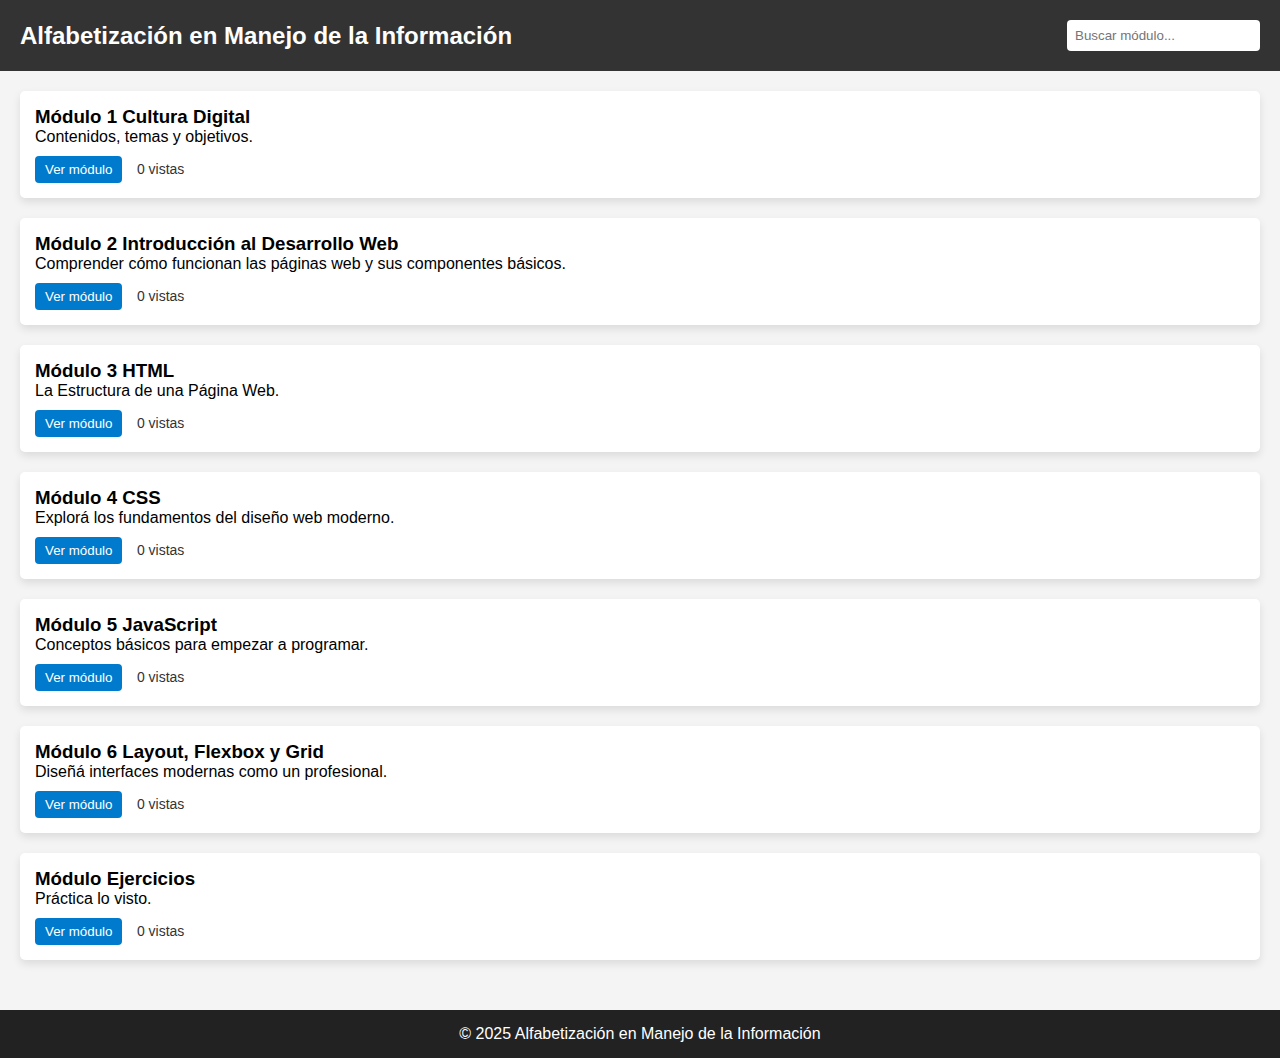
<file: index.html>
<!DOCTYPE html>
<html lang="es">
<head>
  <meta charset="UTF-8" />
  <meta name="viewport" content="width=device-width, initial-scale=1.0"/>
  <title>Alfabetización en Manejo de la Información</title>
  <link rel="stylesheet" href="style.css">
</head>
<body>
  <header>
    <nav>
      <div class="logo"><h2>Alfabetización en Manejo de la Información</h2></div>
      <div class="search-box">
        <input type="text" id="searchInput" placeholder="Buscar módulo..." aria-label="Buscar módulo">
      </div>
    </nav>
  </header>

  <main id="modulos">
    <section class="modulo" id="modulo1">
      <h3>Módulo 1 Cultura Digital</h3>
      <p>Contenidos, temas y objetivos.</p>
      <button class="btn-contador" onclick="window.location.href='mod1.html'">Ver módulo</button>
      <span class="contador">0 vistas</span>
    </section>

    <section class="modulo" id="modulo2">
      <h3>Módulo 2 Introducción al Desarrollo Web</h3>
      <p>Comprender cómo funcionan las páginas web y sus componentes básicos.</p>
      <button class="btn-contador" onclick="window.location.href='mod2.html'">Ver módulo</button>
      <span class="contador">0 vistas</span>
    </section>

    <section class="modulo" id="modulo3">
      <h3>Módulo 3 HTML </h3>
      <p>La Estructura de una Página Web.</p>
      <button class="btn-contador" onclick="window.location.href='mod3.html'">Ver módulo</button>
      <span class="contador">0 vistas</span>
    </section>

    <section class="modulo" id="modulo4">
      <h3>Módulo 4 CSS</h3>
      <p>Explorá los fundamentos del diseño web moderno.</p>
      <button class="btn-contador" onclick="window.location.href='mod4.html'">Ver módulo</button>
      <span class="contador">0 vistas</span>
    </section>

    <section class="modulo" id="modulo5">
      <h3>Módulo 5 JavaScript</h3>
      <p>Conceptos básicos para empezar a programar.</p>
      <button class="btn-contador" onclick="window.location.href='mod5.html'">Ver módulo</button>
      <span class="contador">0 vistas</span>
    </section>

    <section class="modulo" id="modulo5">
      <h3>Módulo 6 Layout, Flexbox y Grid</h3>
      <p>Diseñá interfaces modernas como un profesional.</p>
      <button class="btn-contador" onclick="window.location.href='mod6.html'">Ver módulo</button>
      <span class="contador">0 vistas</span>
    </section>

    <section class="modulo" id="modulo5">
      <h3>Módulo Ejercicios</h3>
      <p>Práctica lo visto.</p>
      <button class="btn-contador" onclick="window.location.href='practica3.html'">Ver módulo</button>
      <span class="contador">0 vistas</span>
    </section>
  </main>

  <footer>
    &copy; 2025 Alfabetización en Manejo de la Información
  </footer>

  <script>
    const searchInput = document.getElementById('searchInput');
    const modulos = document.querySelectorAll('.modulo');

    searchInput.addEventListener('keyup', function () {
      const filtro = this.value.toLowerCase();
      modulos.forEach(modulo => {
        const titulo = modulo.querySelector('h3').textContent.toLowerCase();
        modulo.style.display = titulo.includes(filtro) ? 'block' : 'none';
      });
    });

    const botones = document.querySelectorAll('.btn-contador');

    botones.forEach(boton => {
      boton.addEventListener('click', function () {
        const contador = this.nextElementSibling;
        let valor = parseInt(contador.textContent) || 0;
        valor++;
        contador.textContent = valor + ' vistas';
      });
    });
  </script>
</body>
</html>
</file>
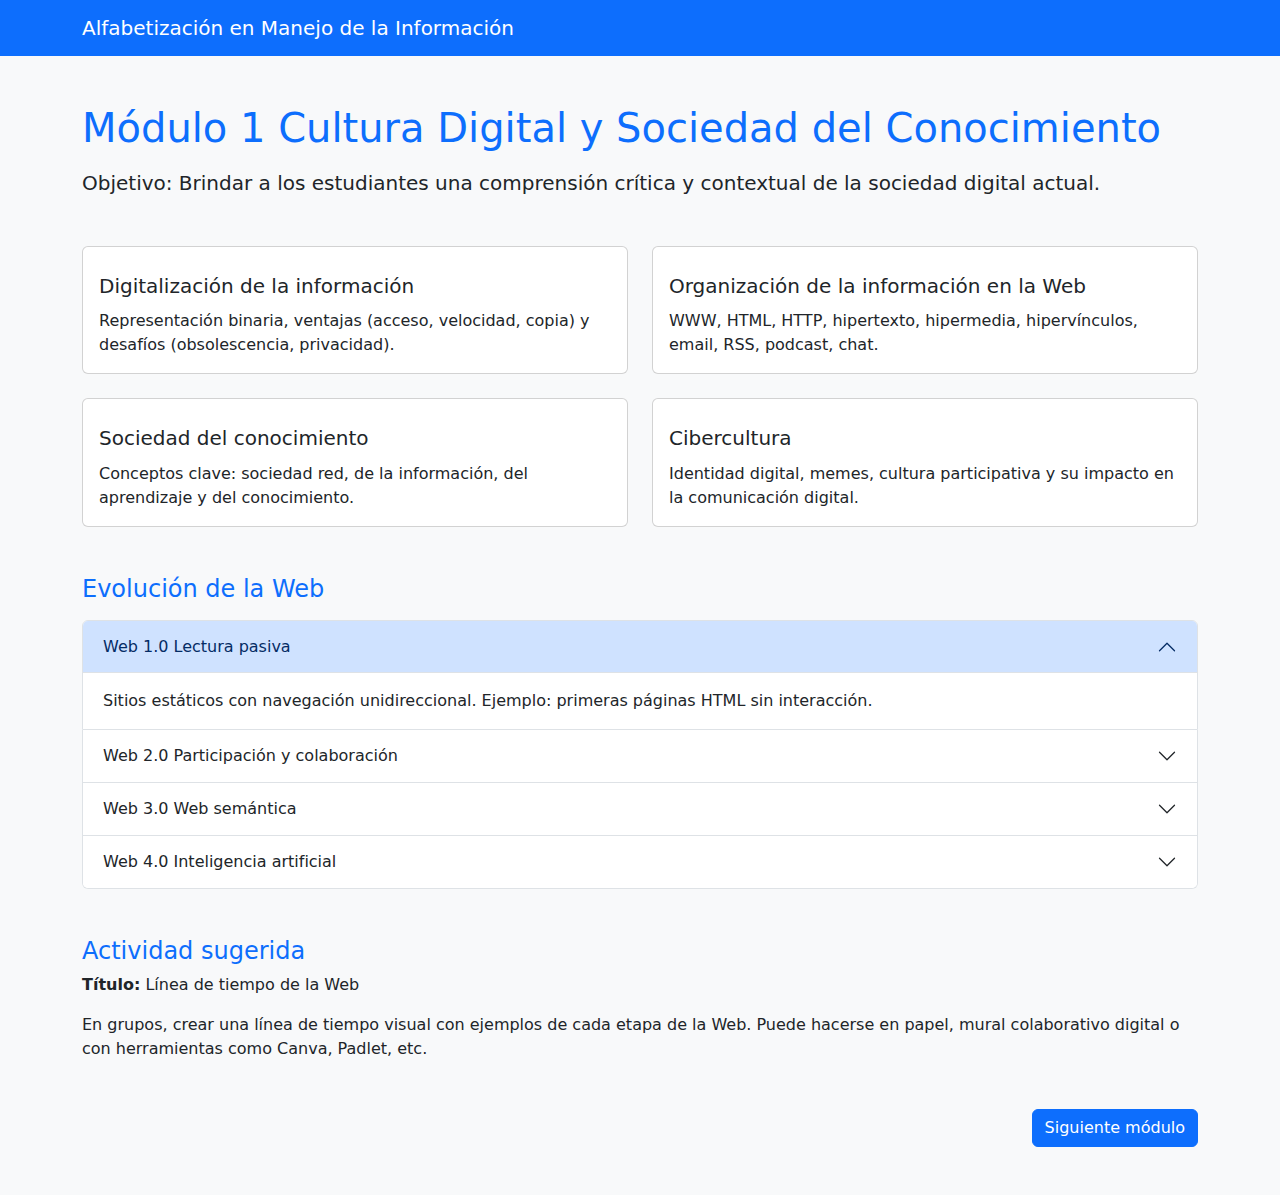
<file: mod1.html>
<!DOCTYPE html>
<html lang="es">
<head>
  <meta charset="UTF-8">
  <meta name="viewport" content="width=device-width, initial-scale=1">
  <title>Módulo 1 Cultura Digital</title>
  <link href="https://cdn.jsdelivr.net/npm/bootstrap@5.3.3/dist/css/bootstrap.min.css" rel="stylesheet">  
  <style>
    body {
      scroll-behavior: smooth;
    }
    .icono {
      font-size: 2rem;
      color: #0d6efd;
    }
  </style>
</head>
<body>

  <!-- ENCABEZADO -->
  <nav class="navbar navbar-expand-lg navbar-dark bg-primary">
    <div class="container">
      <a class="navbar-brand" href="#">Alfabetización en Manejo de la Información</a>
      <button class="navbar-toggler" type="button" data-bs-toggle="collapse" data-bs-target="#navbarNav">
        <span class="navbar-toggler-icon"></span>
      </button>
    </div>
  </nav>

  <!-- MÓDULO 1 -->
  <section class="py-5 bg-light">
    <div class="container">
      <h1 class="mb-3 text-primary">Módulo 1 Cultura Digital y Sociedad del Conocimiento</h1>
      <p class="lead">Objetivo: Brindar a los estudiantes una comprensión crítica y contextual de la sociedad digital actual.</p>

      <!-- Tarjetas de contenido -->
      <div class="row row-cols-1 row-cols-md-2 g-4 mt-4">
        <!-- Digitalización -->
        <div class="col">
          <div class="card h-100">
            <div class="card-body">
              <h5 class="card-title"><i class="bi bi-file-earmark-code icono"></i> Digitalización de la información</h5>
              <p class="card-text">Representación binaria, ventajas (acceso, velocidad, copia) y desafíos (obsolescencia, privacidad).</p>
            </div>
          </div>
        </div>

        <!-- Organización de la información -->
        <div class="col">
          <div class="card h-100">
            <div class="card-body">
              <h5 class="card-title"><i class="bi bi-globe icono"></i> Organización de la información en la Web</h5>
              <p class="card-text">WWW, HTML, HTTP, hipertexto, hipermedia, hipervínculos, email, RSS, podcast, chat.</p>
            </div>
          </div>
        </div>

        <!-- Sociedad del conocimiento -->
        <div class="col">
          <div class="card h-100">
            <div class="card-body">
              <h5 class="card-title"><i class="bi bi-diagram-3 icono"></i> Sociedad del conocimiento</h5>
              <p class="card-text">Conceptos clave: sociedad red, de la información, del aprendizaje y del conocimiento.</p>
            </div>
          </div>
        </div>

        <!-- Cibercultura -->
        <div class="col">
          <div class="card h-100">
            <div class="card-body">
              <h5 class="card-title"><i class="bi bi-person-video2 icono"></i> Cibercultura</h5>
              <p class="card-text">Identidad digital, memes, cultura participativa y su impacto en la comunicación digital.</p>
            </div>
          </div>
        </div>
      </div>

      <!-- Acordeón: Evolución de la Web -->
      <div class="accordion mt-5" id="webEvolution">
        <h4 class="mb-3 text-primary">Evolución de la Web</h4>

        <div class="accordion-item">
          <h2 class="accordion-header" id="heading1">
            <button class="accordion-button" type="button" data-bs-toggle="collapse" data-bs-target="#collapse1">
              Web 1.0 Lectura pasiva
            </button>
          </h2>
          <div id="collapse1" class="accordion-collapse collapse show" data-bs-parent="#webEvolution">
            <div class="accordion-body">
              Sitios estáticos con navegación unidireccional. Ejemplo: primeras páginas HTML sin interacción.
            </div>
          </div>
        </div>

        <div class="accordion-item">
          <h2 class="accordion-header" id="heading2">
            <button class="accordion-button collapsed" type="button" data-bs-toggle="collapse" data-bs-target="#collapse2">
              Web 2.0 Participación y colaboración
            </button>
          </h2>
          <div id="collapse2" class="accordion-collapse collapse" data-bs-parent="#webEvolution">
            <div class="accordion-body">
              Aparición de redes sociales, blogs, YouTube. Usuarios generan contenido.
            </div>
          </div>
        </div>

        <div class="accordion-item">
          <h2 class="accordion-header" id="heading3">
            <button class="accordion-button collapsed" type="button" data-bs-toggle="collapse" data-bs-target="#collapse3">
              Web 3.0 Web semántica
            </button>
          </h2>
          <div id="collapse3" class="accordion-collapse collapse" data-bs-parent="#webEvolution">
            <div class="accordion-body">
              Datos interconectados, motores inteligentes, comprensión del contenido por parte de las máquinas.
            </div>
          </div>
        </div>

        <div class="accordion-item">
          <h2 class="accordion-header" id="heading4">
            <button class="accordion-button collapsed" type="button" data-bs-toggle="collapse" data-bs-target="#collapse4">
              Web 4.0 Inteligencia artificial
            </button>
          </h2>
          <div id="collapse4" class="accordion-collapse collapse" data-bs-parent="#webEvolution">
            <div class="accordion-body">
              Personalización avanzada, asistentes virtuales, IA que predice y automatiza procesos.
            </div>
          </div>
        </div>
      </div>

      <!-- Actividad -->
      <div class="mt-5">
        <h4 class="text-primary">Actividad sugerida</h4>
        <p><strong>Título:</strong> Línea de tiempo de la Web</p>
        <p>En grupos, crear una línea de tiempo visual con ejemplos de cada etapa de la Web. Puede hacerse en papel, mural colaborativo digital o con herramientas como Canva, Padlet, etc.</p>
      </div>

      <div class="mt-5 text-end">
        <a href="mod2.html" class="btn btn-primary">
          Siguiente módulo <i class="bi bi-arrow-right-circle"></i>
        </a>
      </div>
    </div>
  </section>

  <script src="https://cdn.jsdelivr.net/npm/bootstrap@5.3.3/dist/js/bootstrap.bundle.min.js"></script>
</body>
</html>
</file>
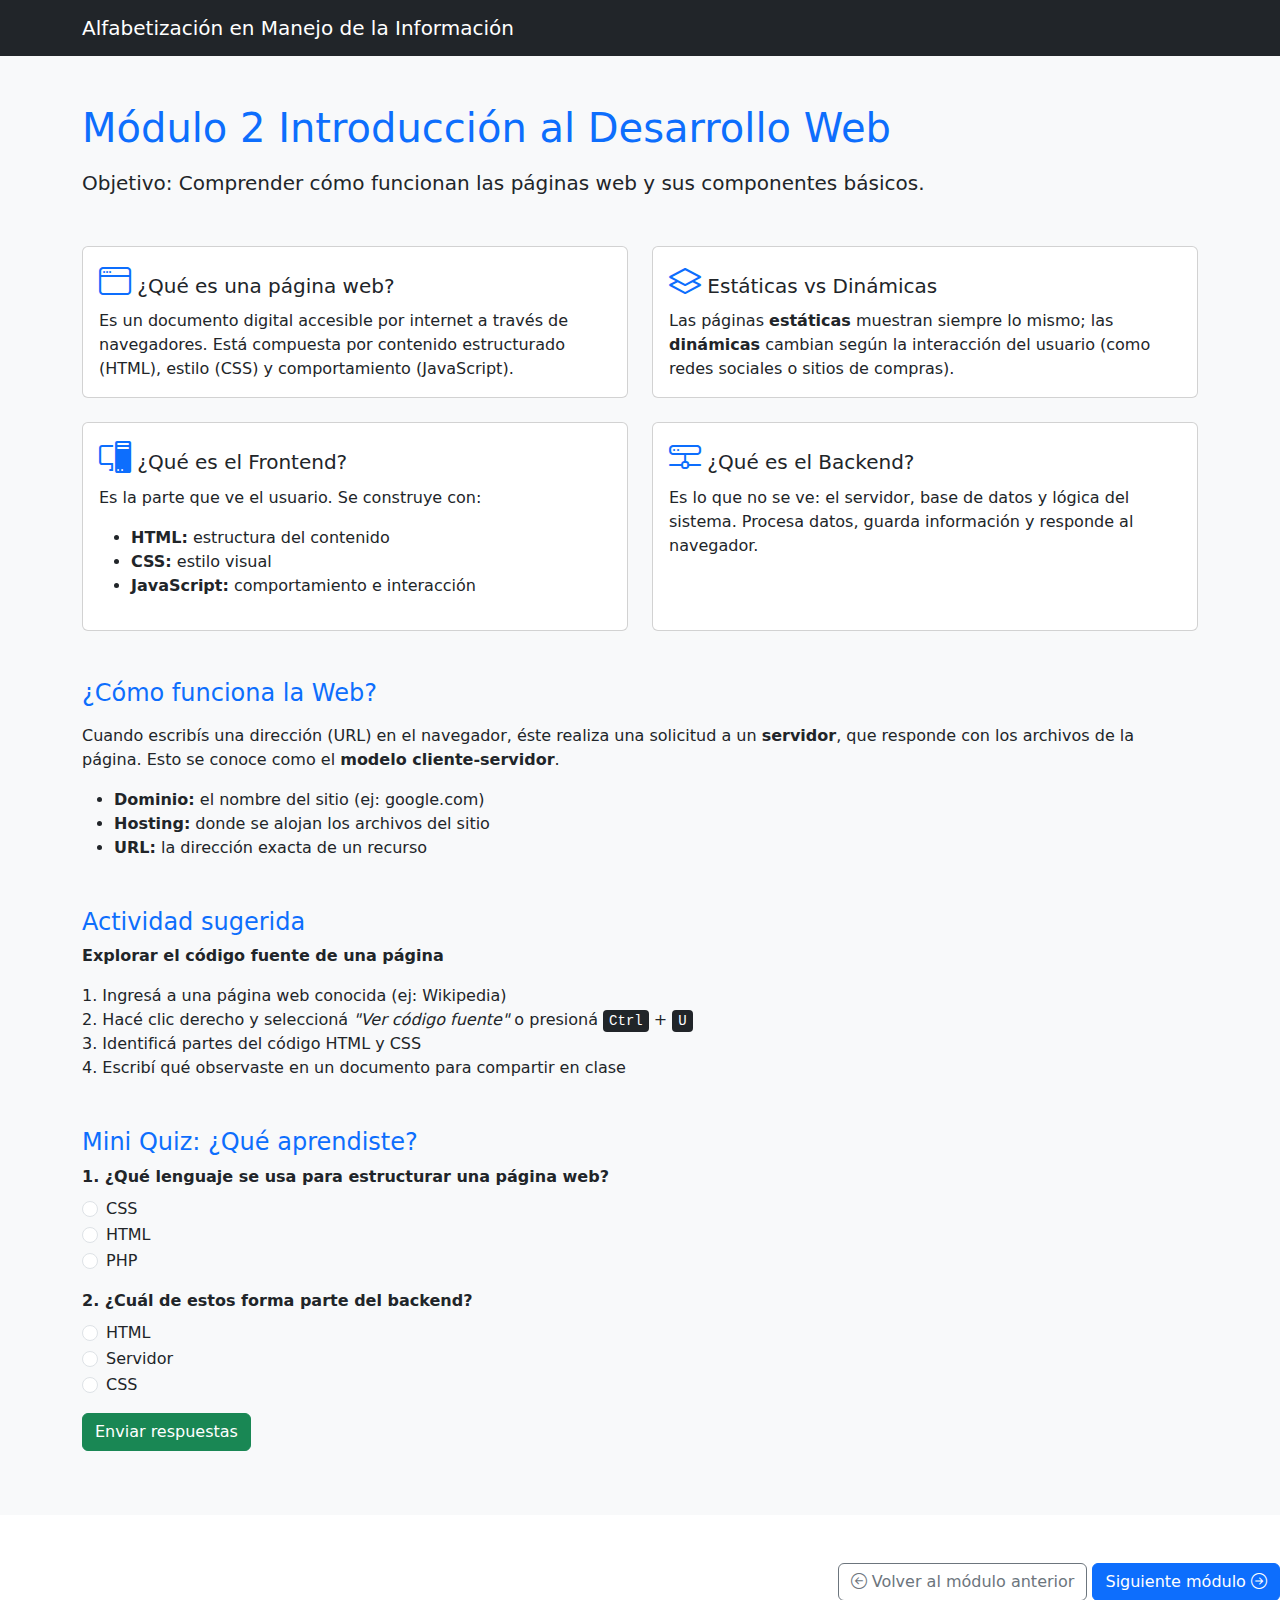
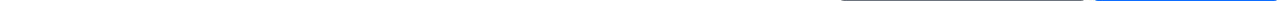
<file: mod2.html>
<!DOCTYPE html>
<html lang="es">
<head>
  <meta charset="UTF-8" />
  <meta name="viewport" content="width=device-width, initial-scale=1" />
  <title>Módulo 2 Introducción al Desarrollo Web</title>  
  <link href="https://cdn.jsdelivr.net/npm/bootstrap@5.3.3/dist/css/bootstrap.min.css" rel="stylesheet" />
  <style>
    .icono {
      font-size: 2rem;
      color: #0d6efd;
    }
  </style>
</head>
<body>

<!-- ENCABEZADO -->
<nav class="navbar navbar-expand-lg navbar-dark bg-dark">
  <div class="container">
    <a class="navbar-brand" href="#">Alfabetización en Manejo de la Información</a>
  </div>
</nav>

<!-- MÓDULO 2 -->
<section class="py-5 bg-light">
  <div class="container">
    <h1 class="text-primary mb-3">Módulo 2 Introducción al Desarrollo Web</h1>
    <p class="lead">Objetivo: Comprender cómo funcionan las páginas web y sus componentes básicos.</p>

    <!-- CONTENIDOS -->
    <div class="row row-cols-1 row-cols-md-2 g-4 mt-4">

      <!-- Qué es una página web -->
      <div class="col">
        <div class="card h-100">
          
          <div class="card-body">
            <h5 class="card-title"><i class="bi bi-window icono"></i> ¿Qué es una página web?</h5>
            <p class="card-text">Es un documento digital accesible por internet a través de navegadores. Está compuesta por contenido estructurado (HTML), estilo (CSS) y comportamiento (JavaScript).</p>
          </div>
        </div>
      </div>

      <!-- Páginas estáticas vs dinámicas -->
      <div class="col">
        <div class="card h-100">
          
          <div class="card-body">
            <h5 class="card-title"><i class="bi bi-layers icono"></i> Estáticas vs Dinámicas</h5>
            <p class="card-text">Las páginas <strong>estáticas</strong> muestran siempre lo mismo; las <strong>dinámicas</strong> cambian según la interacción del usuario (como redes sociales o sitios de compras).</p>
          </div>
        </div>
      </div>

      <!-- Frontend -->
      <div class="col">
        <div class="card h-100">
          
          <div class="card-body">
            <h5 class="card-title"><i class="bi bi-pc-display icono"></i> ¿Qué es el Frontend?</h5>
            <p class="card-text">Es la parte que ve el usuario. Se construye con:
              <ul>
                <li><strong>HTML:</strong> estructura del contenido</li>
                <li><strong>CSS:</strong> estilo visual</li>
                <li><strong>JavaScript:</strong> comportamiento e interacción</li>
              </ul>
            </p>
          </div>
        </div>
      </div>

      <!-- Backend -->
      <div class="col">
        <div class="card h-100">
          
          <div class="card-body">
            <h5 class="card-title"><i class="bi bi-hdd-network icono"></i> ¿Qué es el Backend?</h5>
            <p class="card-text">Es lo que no se ve: el servidor, base de datos y lógica del sistema. Procesa datos, guarda información y responde al navegador.</p>
          </div>
        </div>
      </div>
    </div>

    <!-- FUNCIONAMIENTO DE LA WEB -->
    <div class="mt-5">
      <h4 class="text-primary mb-3">¿Cómo funciona la Web?</h4>
      
      <p>Cuando escribís una dirección (URL) en el navegador, éste realiza una solicitud a un <strong>servidor</strong>, que responde con los archivos de la página. Esto se conoce como el <strong>modelo cliente-servidor</strong>.</p>
      <ul>
        <li><strong>Dominio:</strong> el nombre del sitio (ej: google.com)</li>
        <li><strong>Hosting:</strong> donde se alojan los archivos del sitio</li>
        <li><strong>URL:</strong> la dirección exacta de un recurso</li>
      </ul>
    </div>

    <!-- ACTIVIDAD -->
    <div class="mt-5">
      <h4 class="text-primary">Actividad sugerida</h4>
      <p><strong>Explorar el código fuente de una página</strong></p>
      <p>1. Ingresá a una página web conocida (ej: Wikipedia)<br>
      2. Hacé clic derecho y seleccioná <em>"Ver código fuente"</em> o presioná <kbd>Ctrl</kbd> + <kbd>U</kbd><br>
      3. Identificá partes del código HTML y CSS<br>
      4. Escribí qué observaste en un documento para compartir en clase</p>
    </div>

    <!-- QUIZ -->
    <div class="mt-5">
      <h4 class="text-primary">Mini Quiz: ¿Qué aprendiste?</h4>
      <form id="quizForm">
        <!-- Pregunta 1 -->
        <div class="mb-3">
          <label class="form-label fw-bold">1. ¿Qué lenguaje se usa para estructurar una página web?</label>
          <div>
            <div class="form-check">
              <input class="form-check-input" type="radio" name="q1" value="css" id="q1a">
              <label class="form-check-label" for="q1a">CSS</label>
            </div>
            <div class="form-check">
              <input class="form-check-input" type="radio" name="q1" value="html" id="q1b">
              <label class="form-check-label" for="q1b">HTML</label>
            </div>
            <div class="form-check">
              <input class="form-check-input" type="radio" name="q1" value="php" id="q1c">
              <label class="form-check-label" for="q1c">PHP</label>
            </div>
          </div>
        </div>

         <!-- Pregunta 2 -->
         <div class="mb-3">
          <label class="form-label fw-bold">2. ¿Cuál de estos forma parte del backend?</label>
          <div>
            <div class="form-check">
             <input class="form-check-input" type="radio" name="q2" value="html" id="q2a">
             <label class="form-check-label" for="q2a">HTML</label>
            </div>
            <div class="form-check">
             <input class="form-check-input" type="radio" name="q2" value="servidor" id="q2b">
             <label class="form-check-label" for="q2b">Servidor</label>
            </div>
            <div class="form-check">
             <input class="form-check-input" type="radio" name="q2" value="css" id="q2c">
             <label class="form-check-label" for="q2c">CSS</label>
            </div>
          </div>
        </div>
        <!-- Resultado -->
        <button type="submit" class="btn btn-success">Enviar respuestas</button>
        <div id="quizResult" class="mt-3 fw-bold"></div>
      </form>
    </div>
    
  </div>  

</section>

<div class="mt-5 text-end">
  <a href="mod1.html" class="btn btn-outline-secondary">
    <i class="bi bi-arrow-left-circle"></i> Volver al módulo anterior
  </a>
  <a href="mod3.html" class="btn btn-primary">
    Siguiente módulo <i class="bi bi-arrow-right-circle"></i>
  </a>
</div>


<script src="https://cdn.jsdelivr.net/npm/bootstrap@5.3.3/dist/js/bootstrap.bundle.min.js"></script>
<!-- Bootstrap Icons (para los íconos) -->
<link href="https://cdn.jsdelivr.net/npm/bootstrap-icons@1.10.5/font/bootstrap-icons.css" rel="stylesheet">
</body>
</html>
</file>
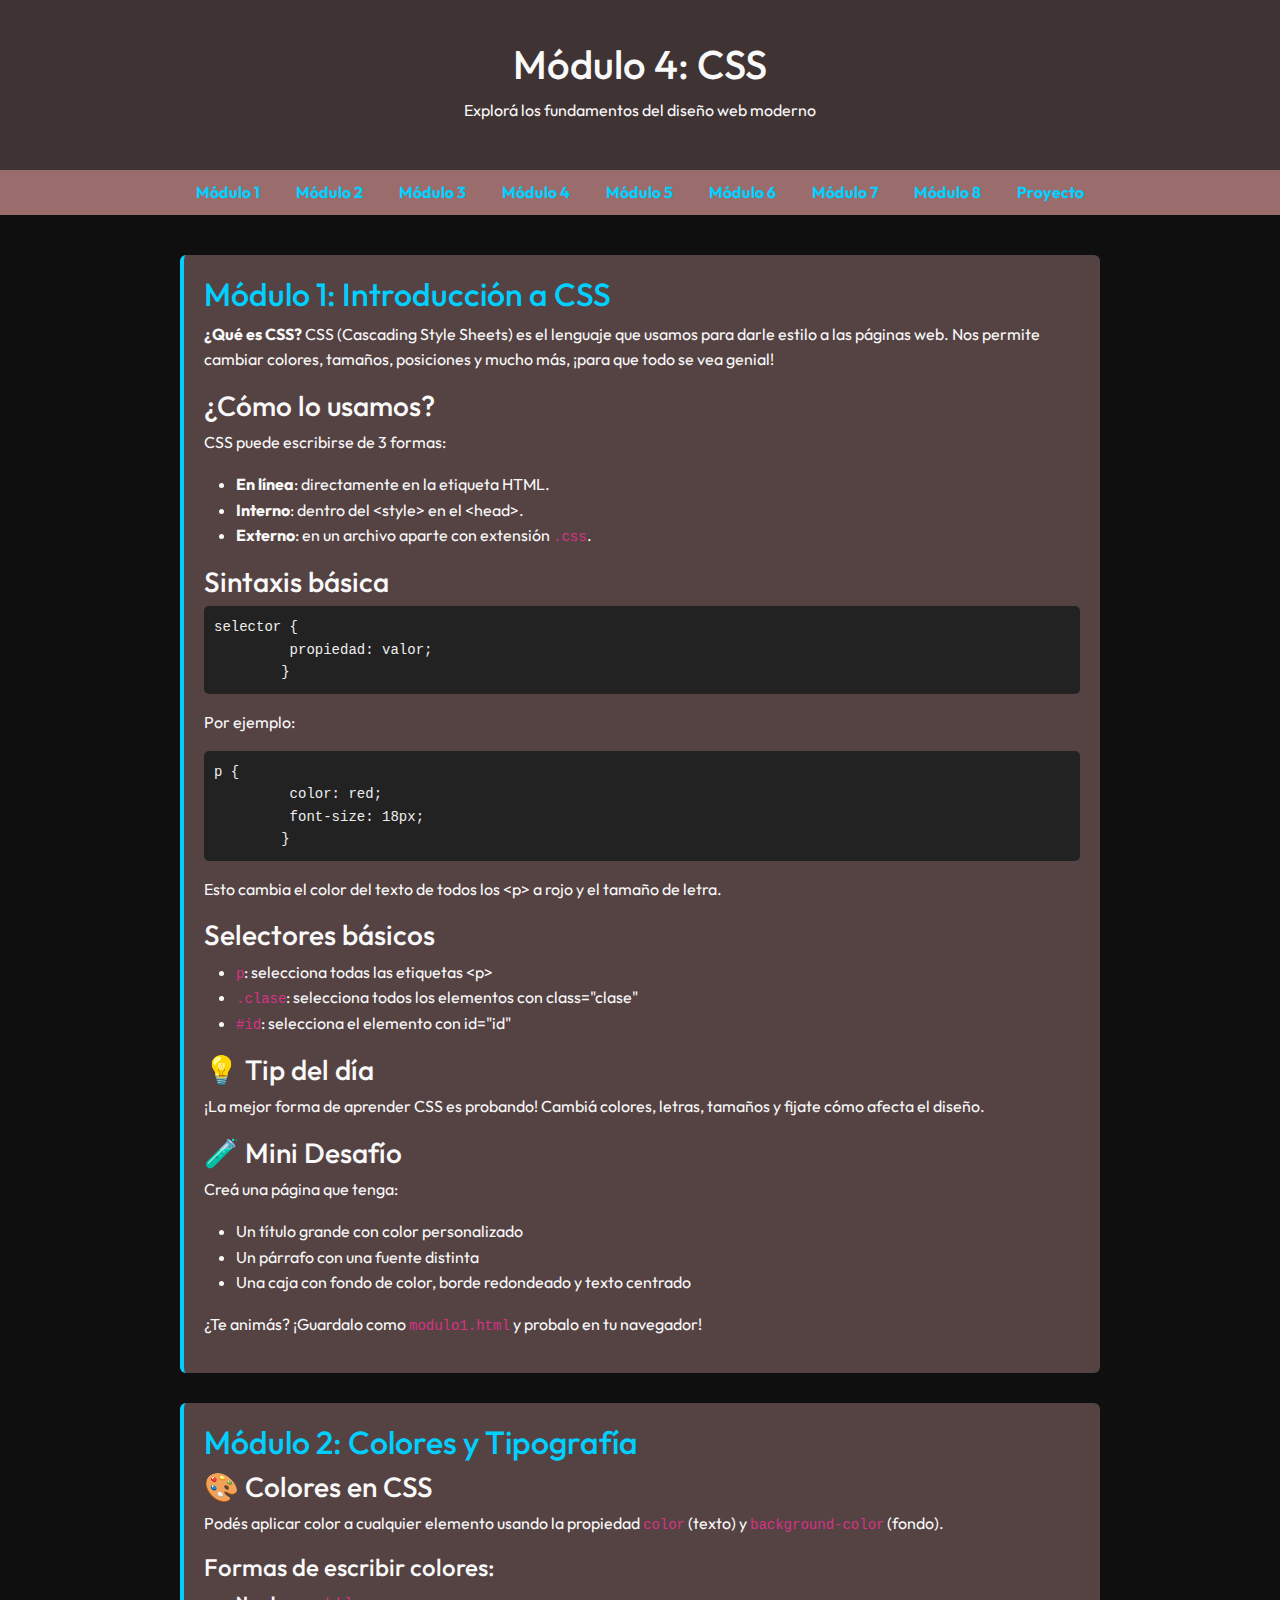
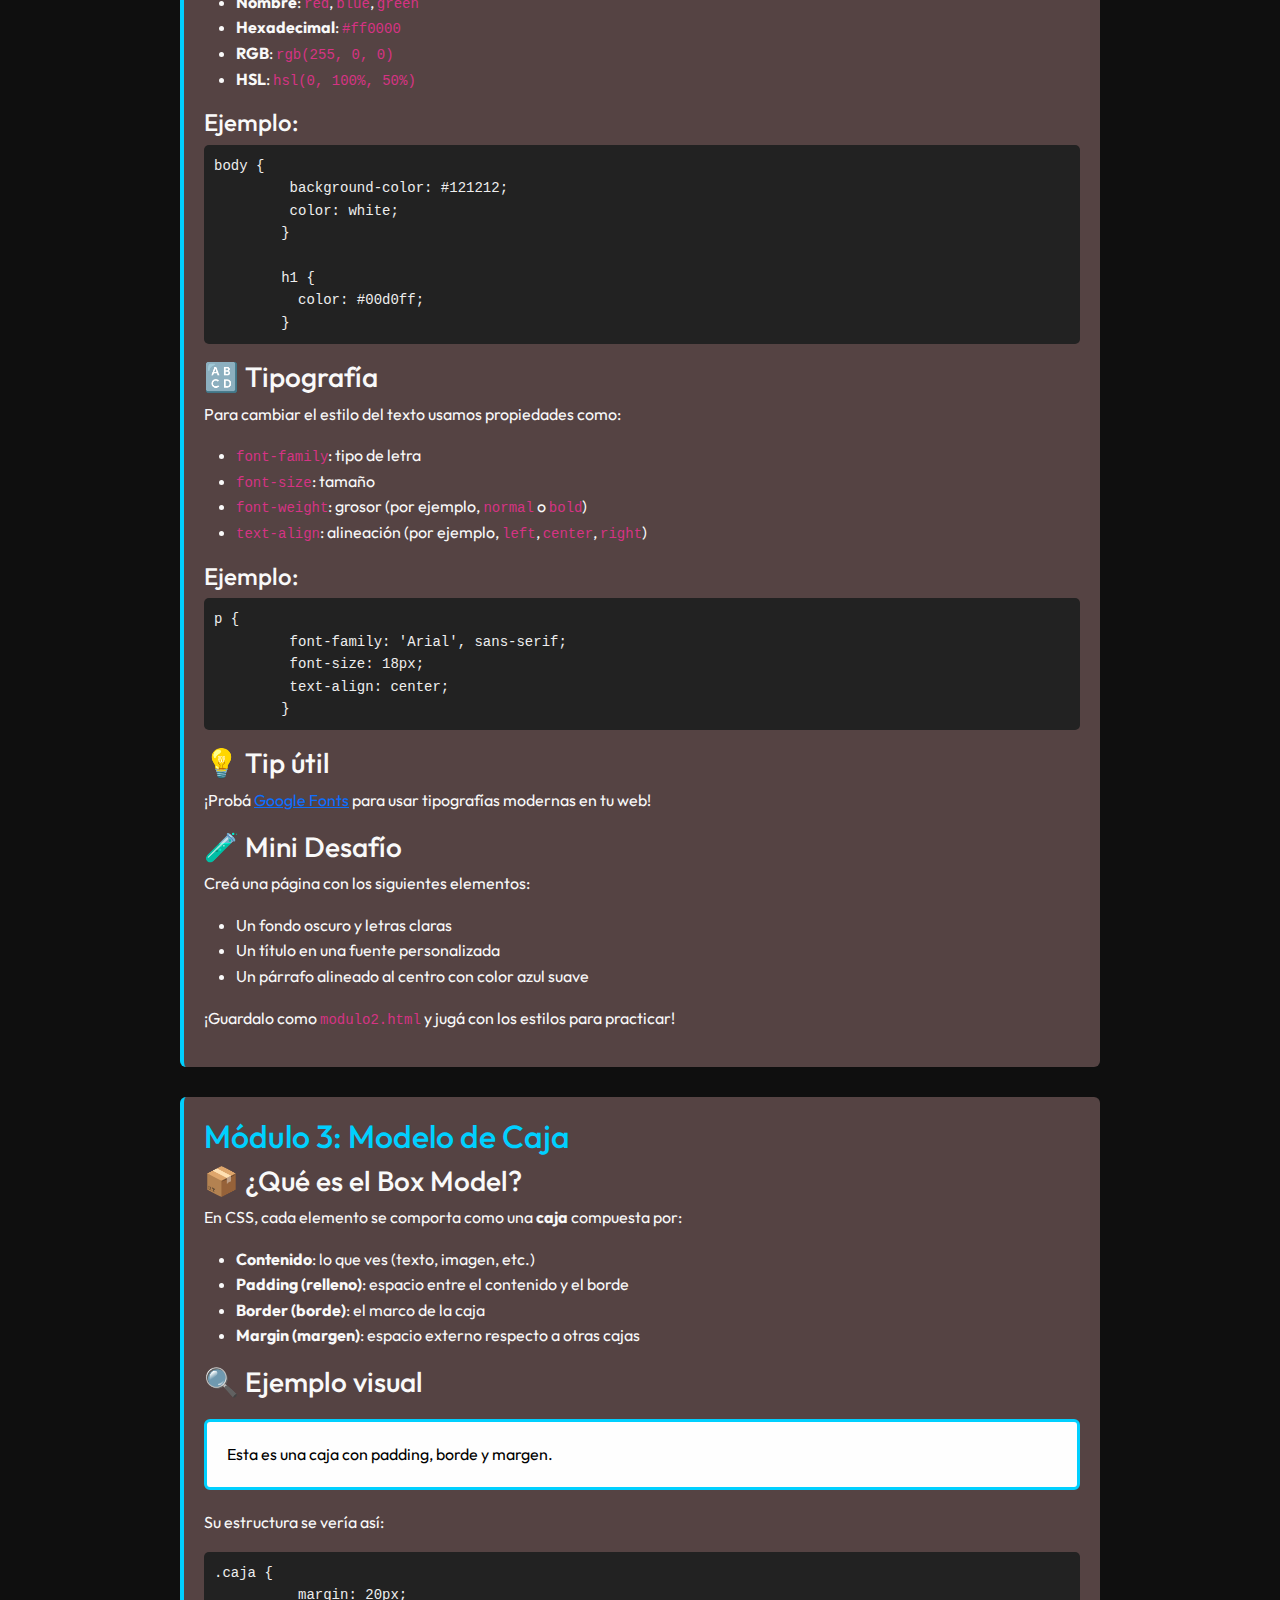
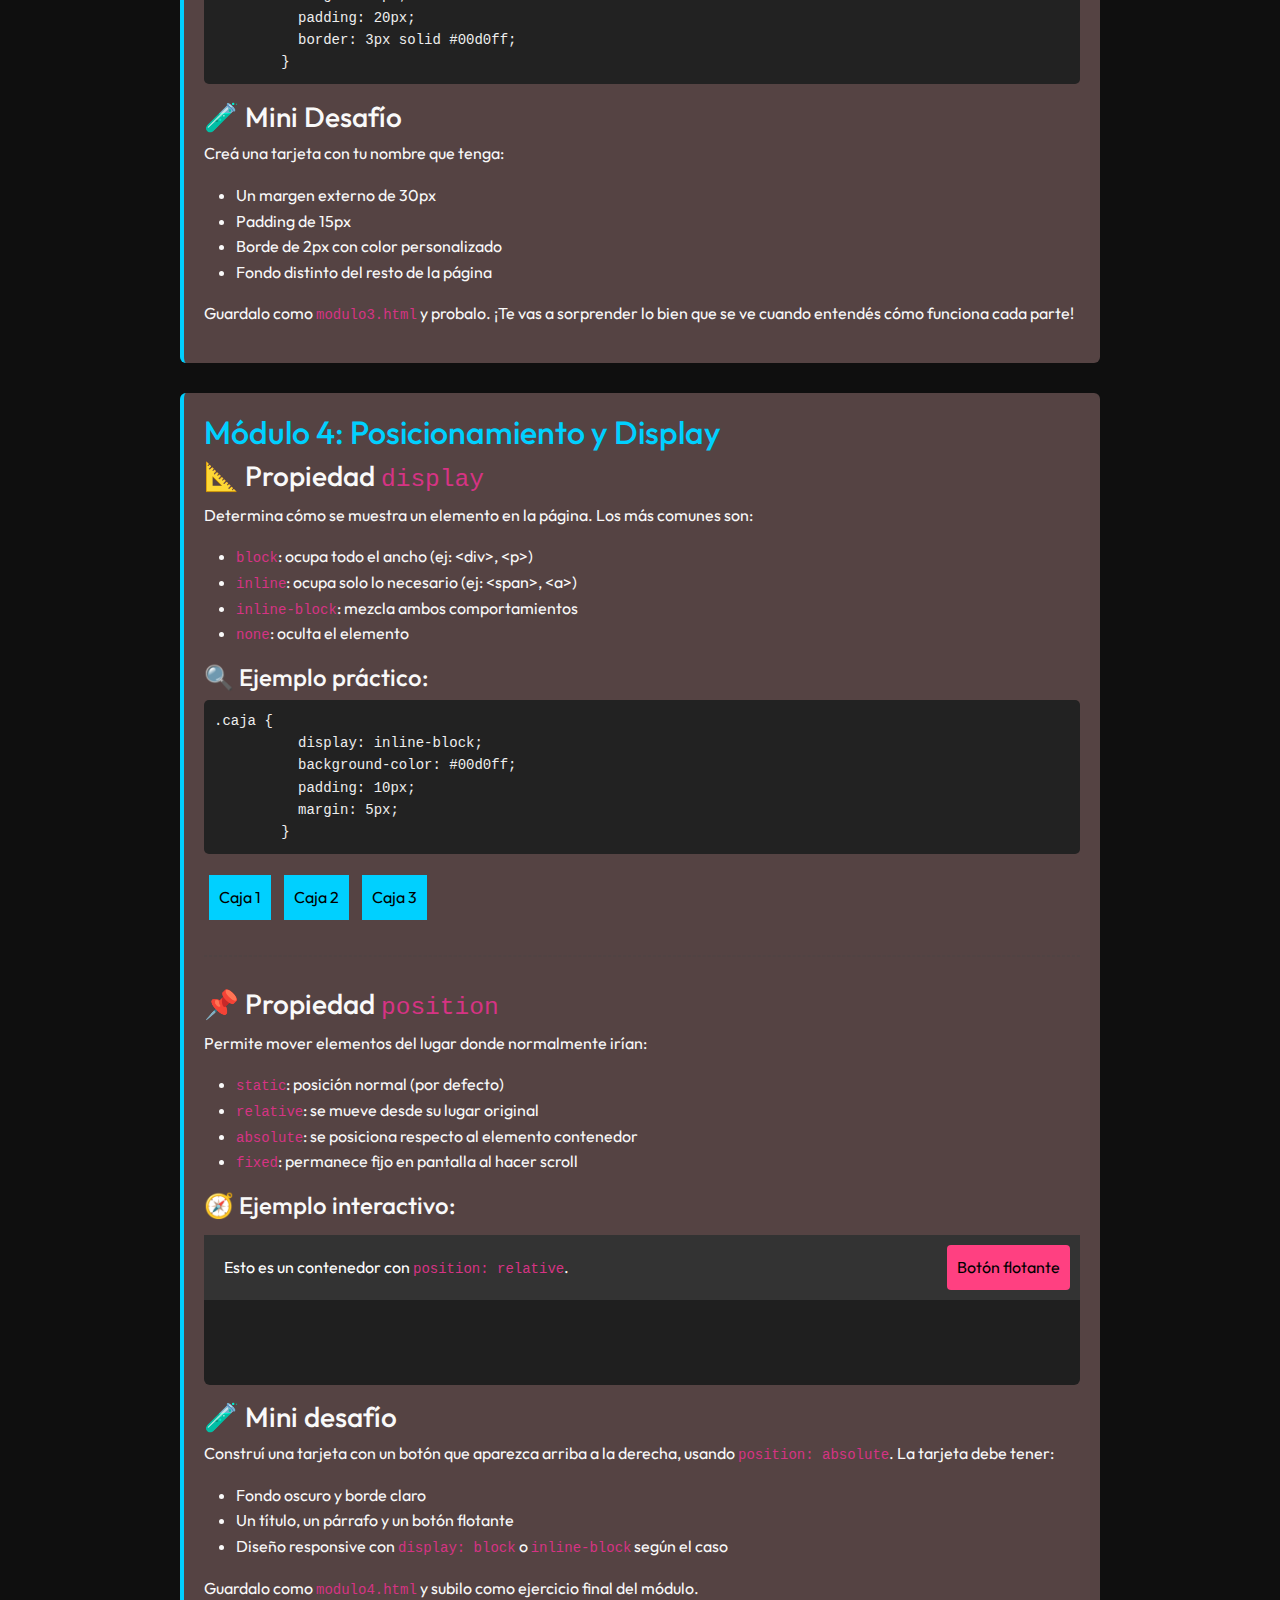
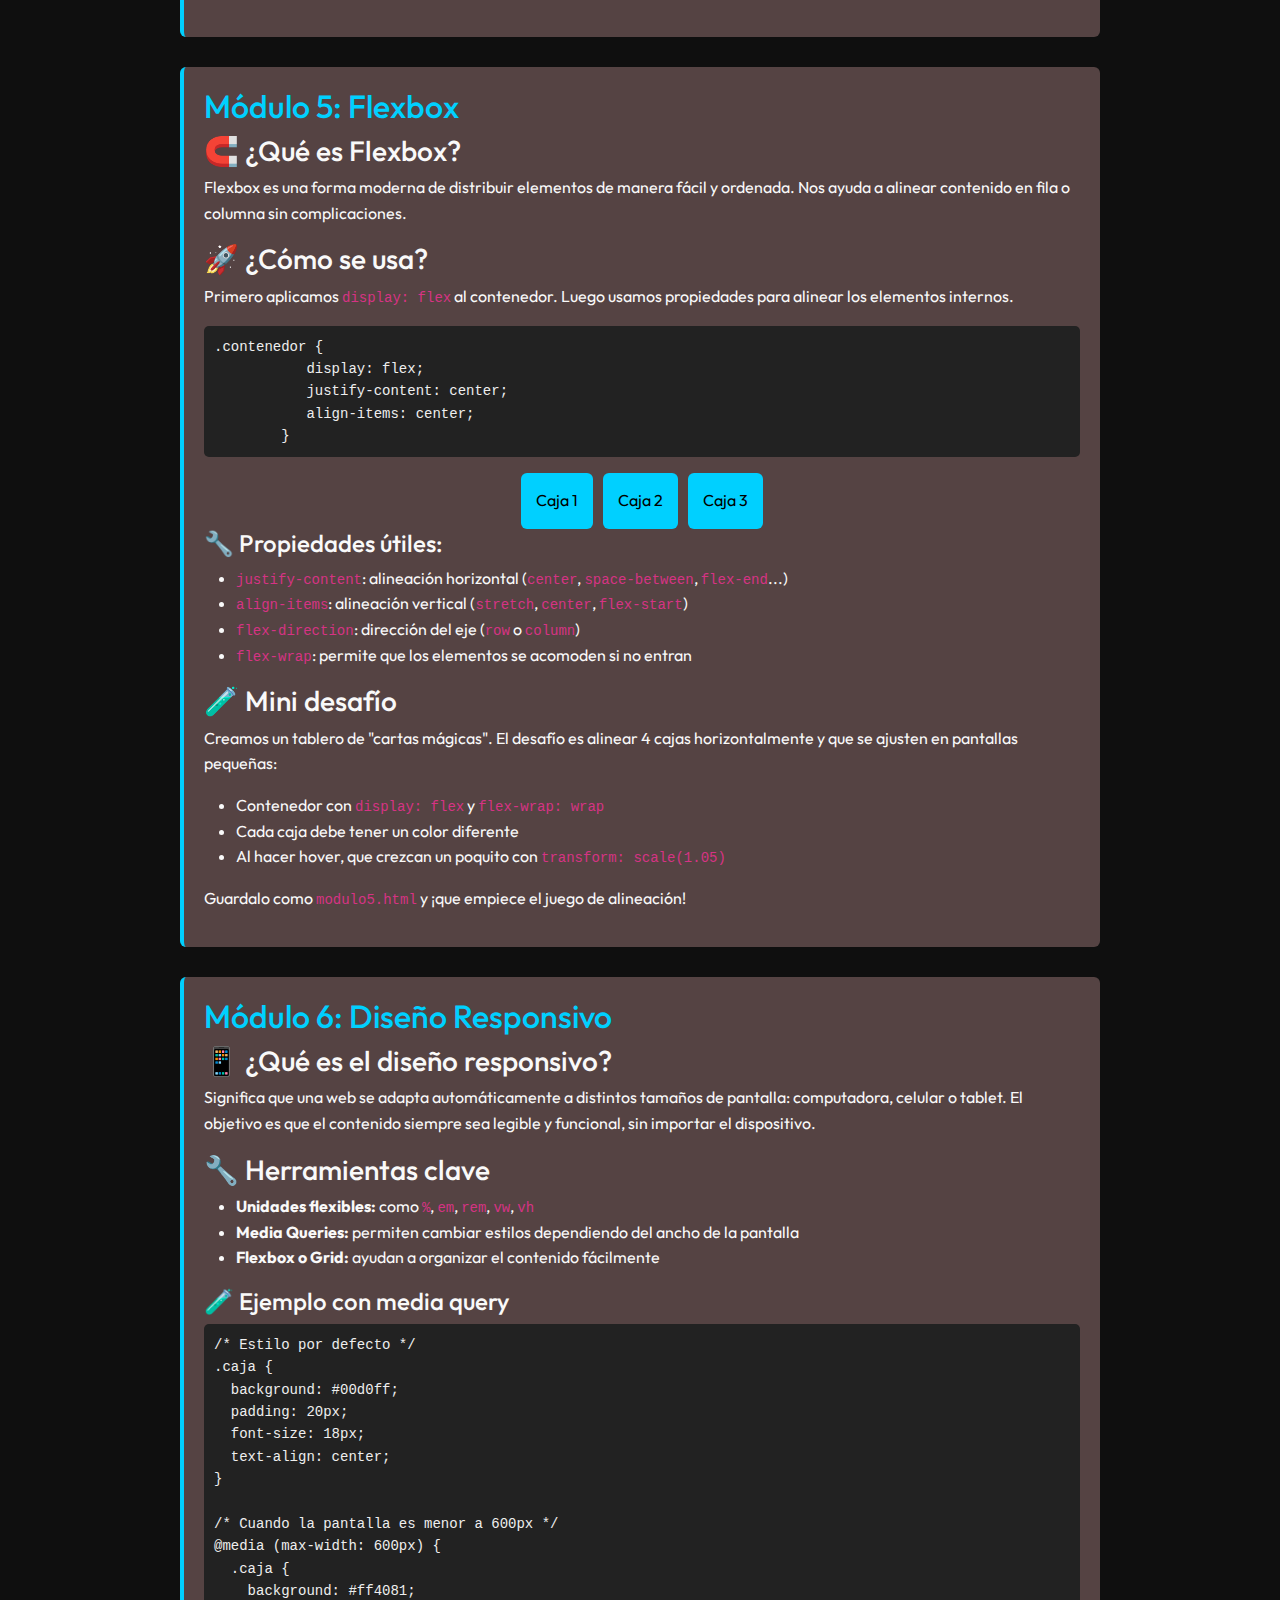
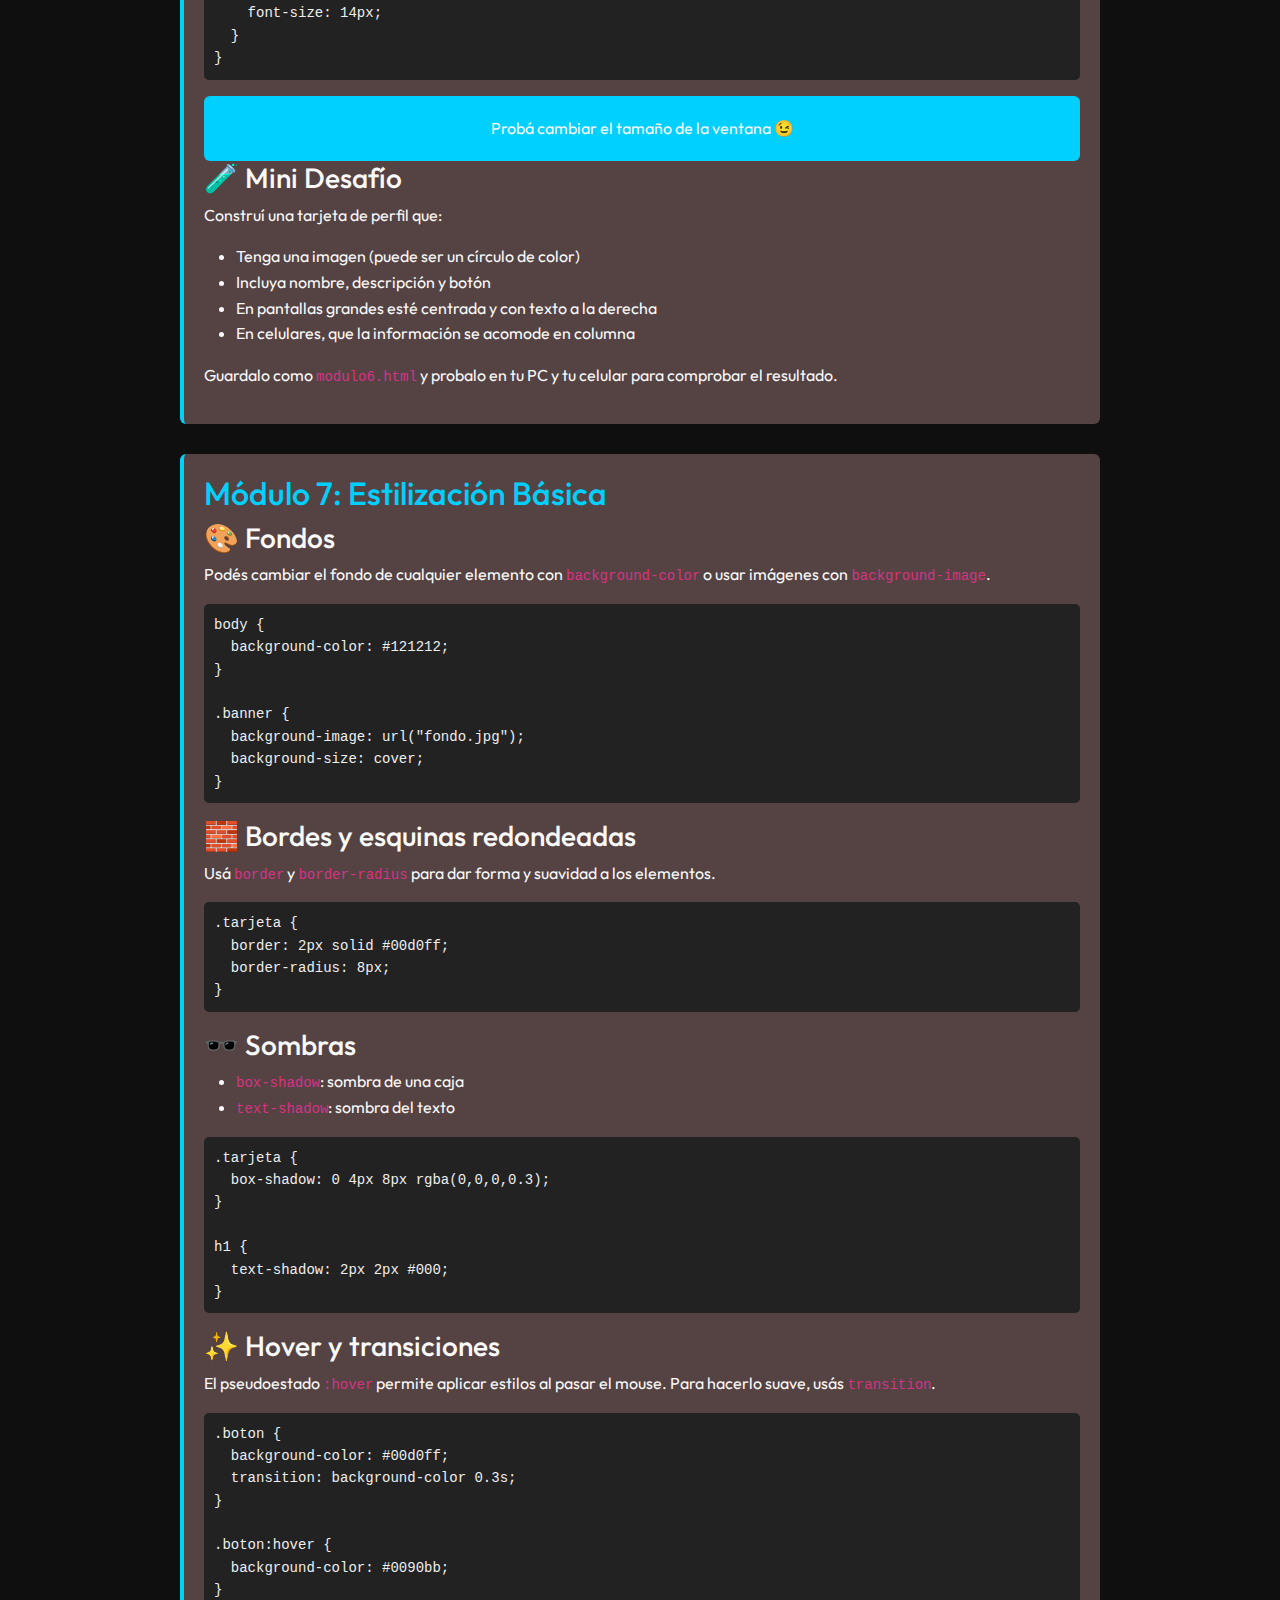
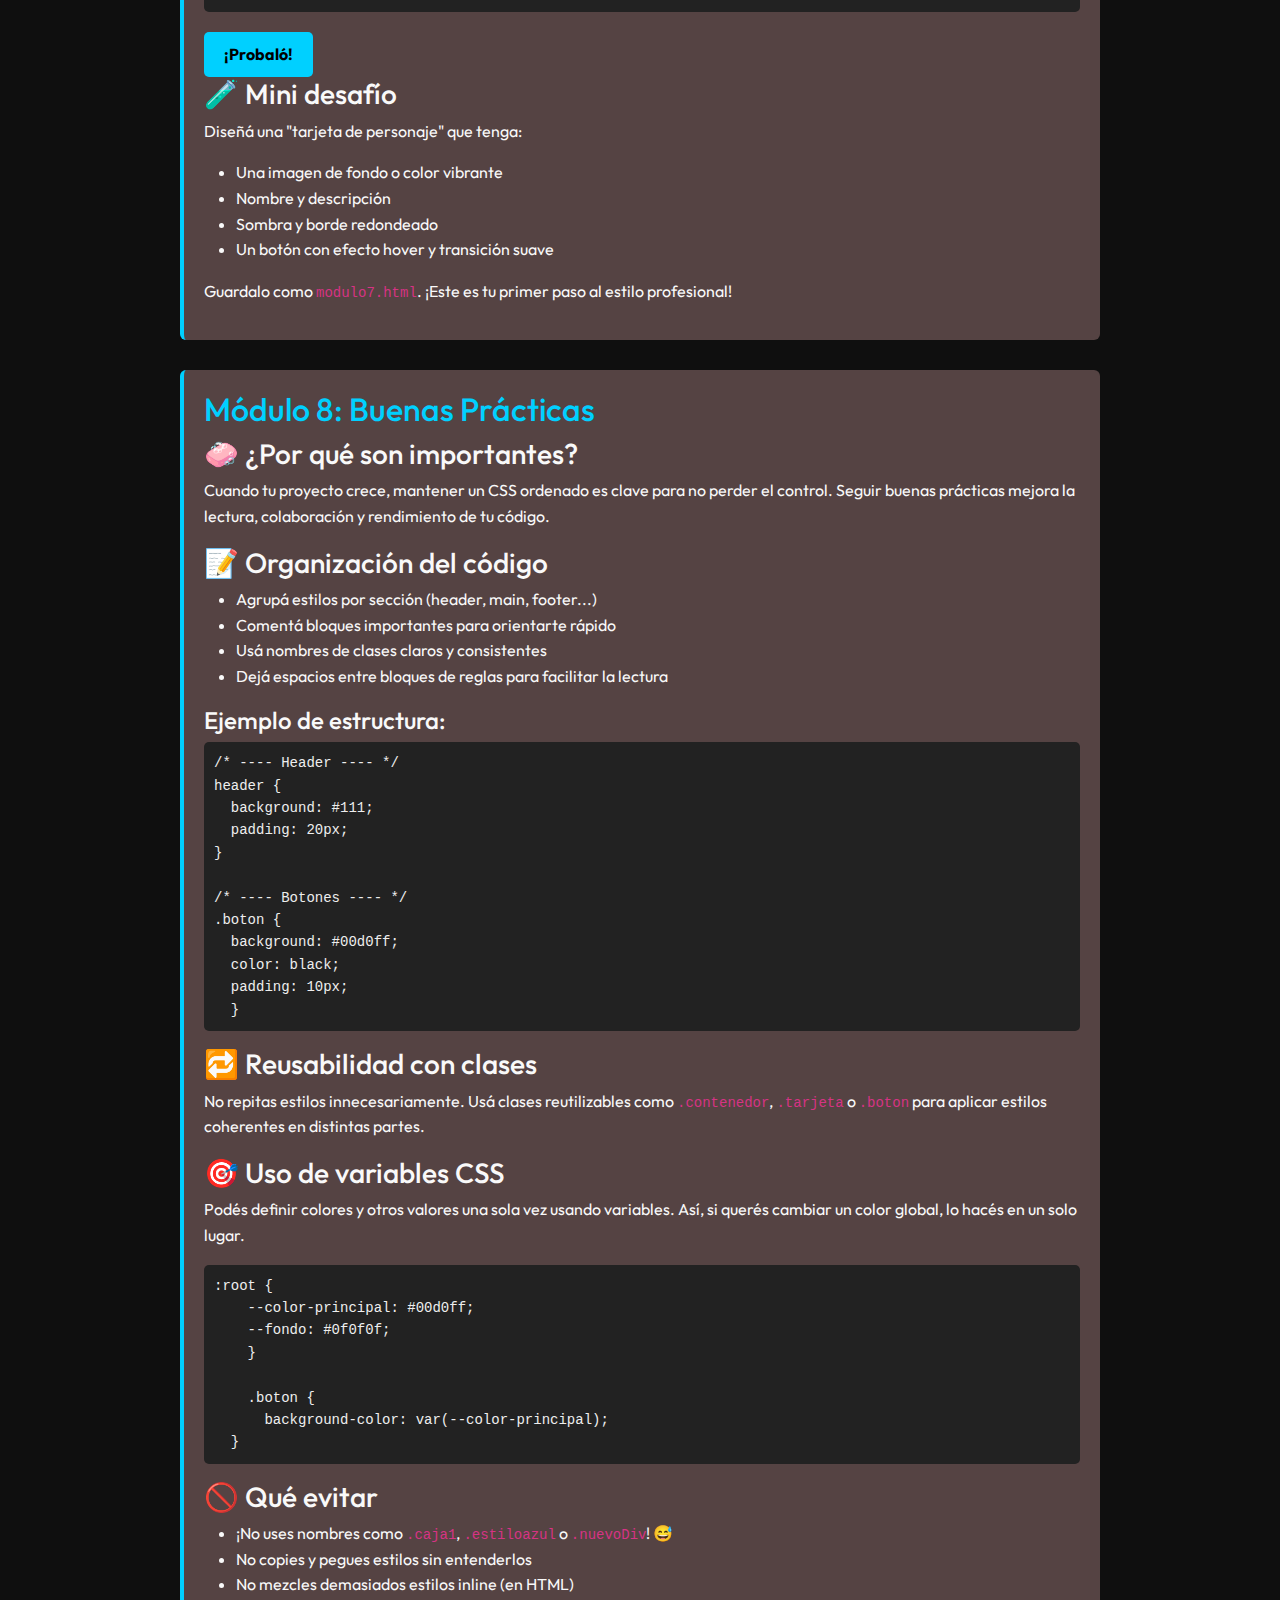
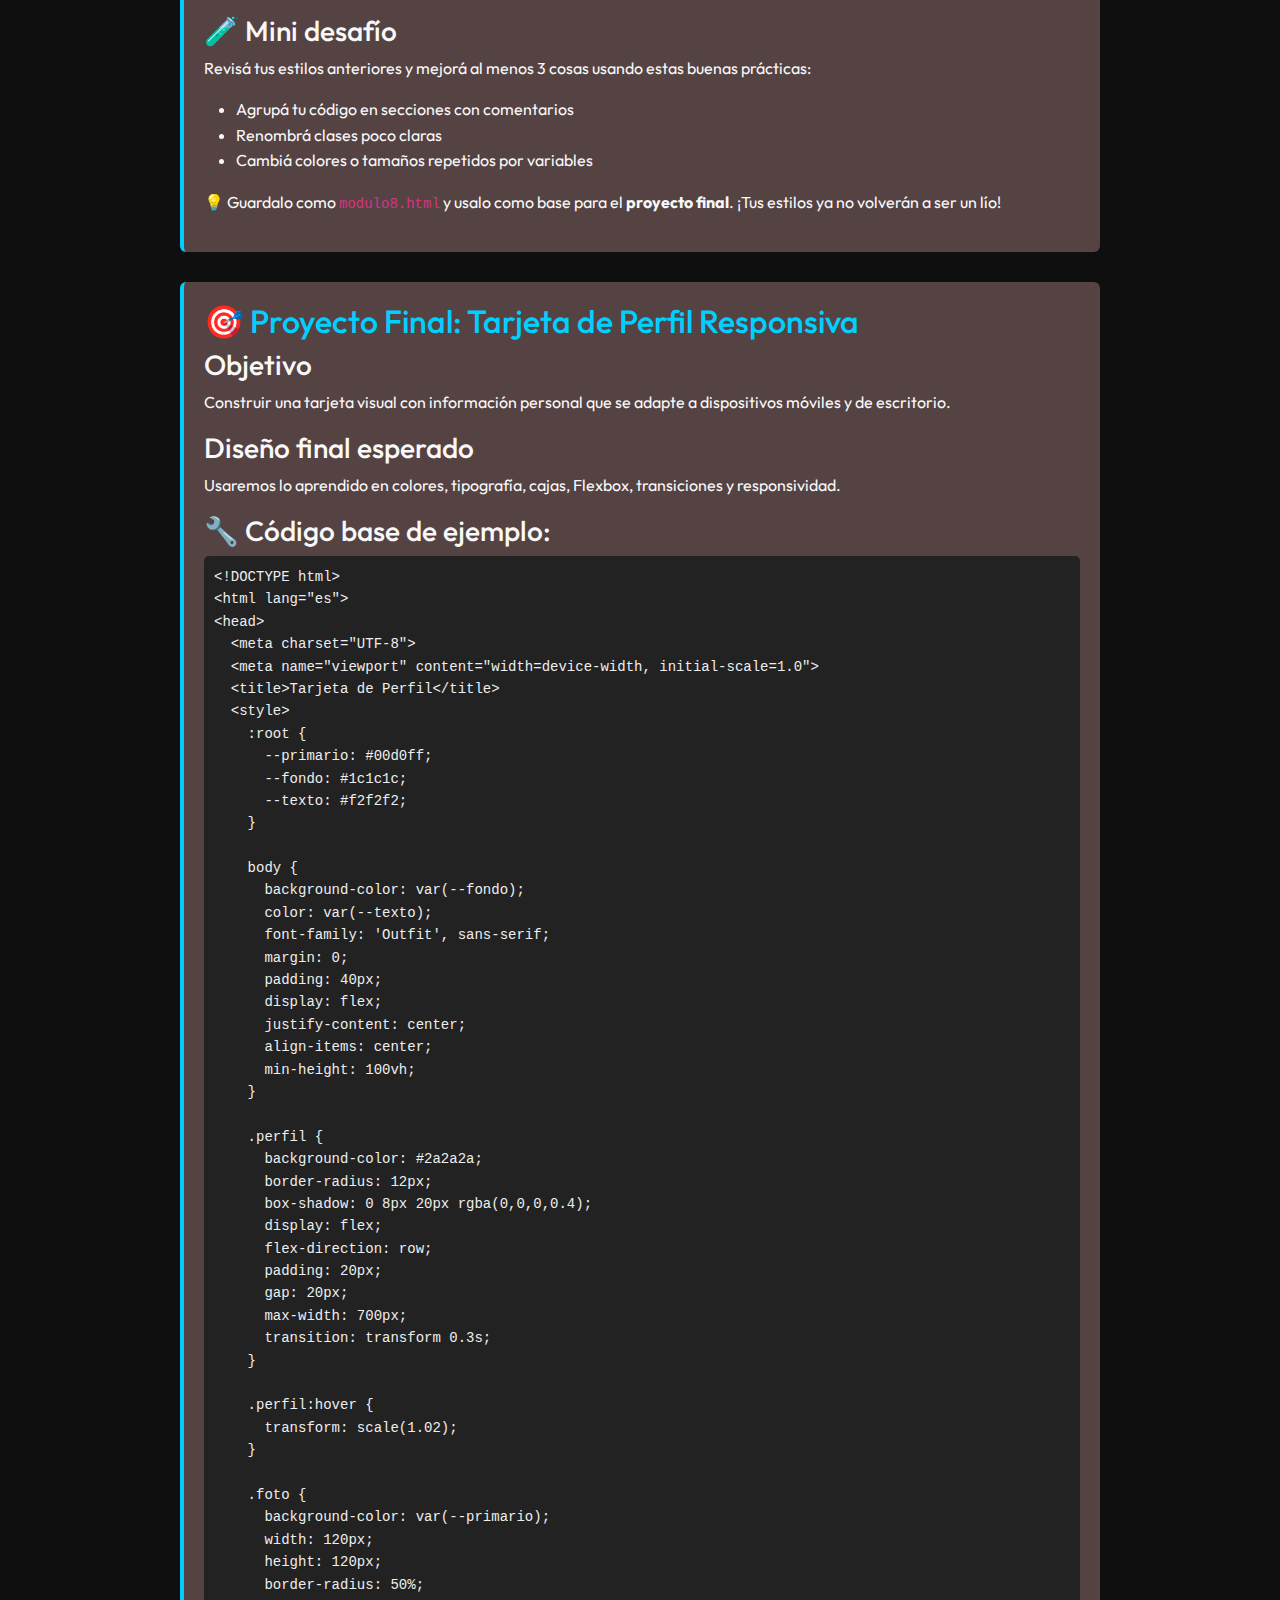
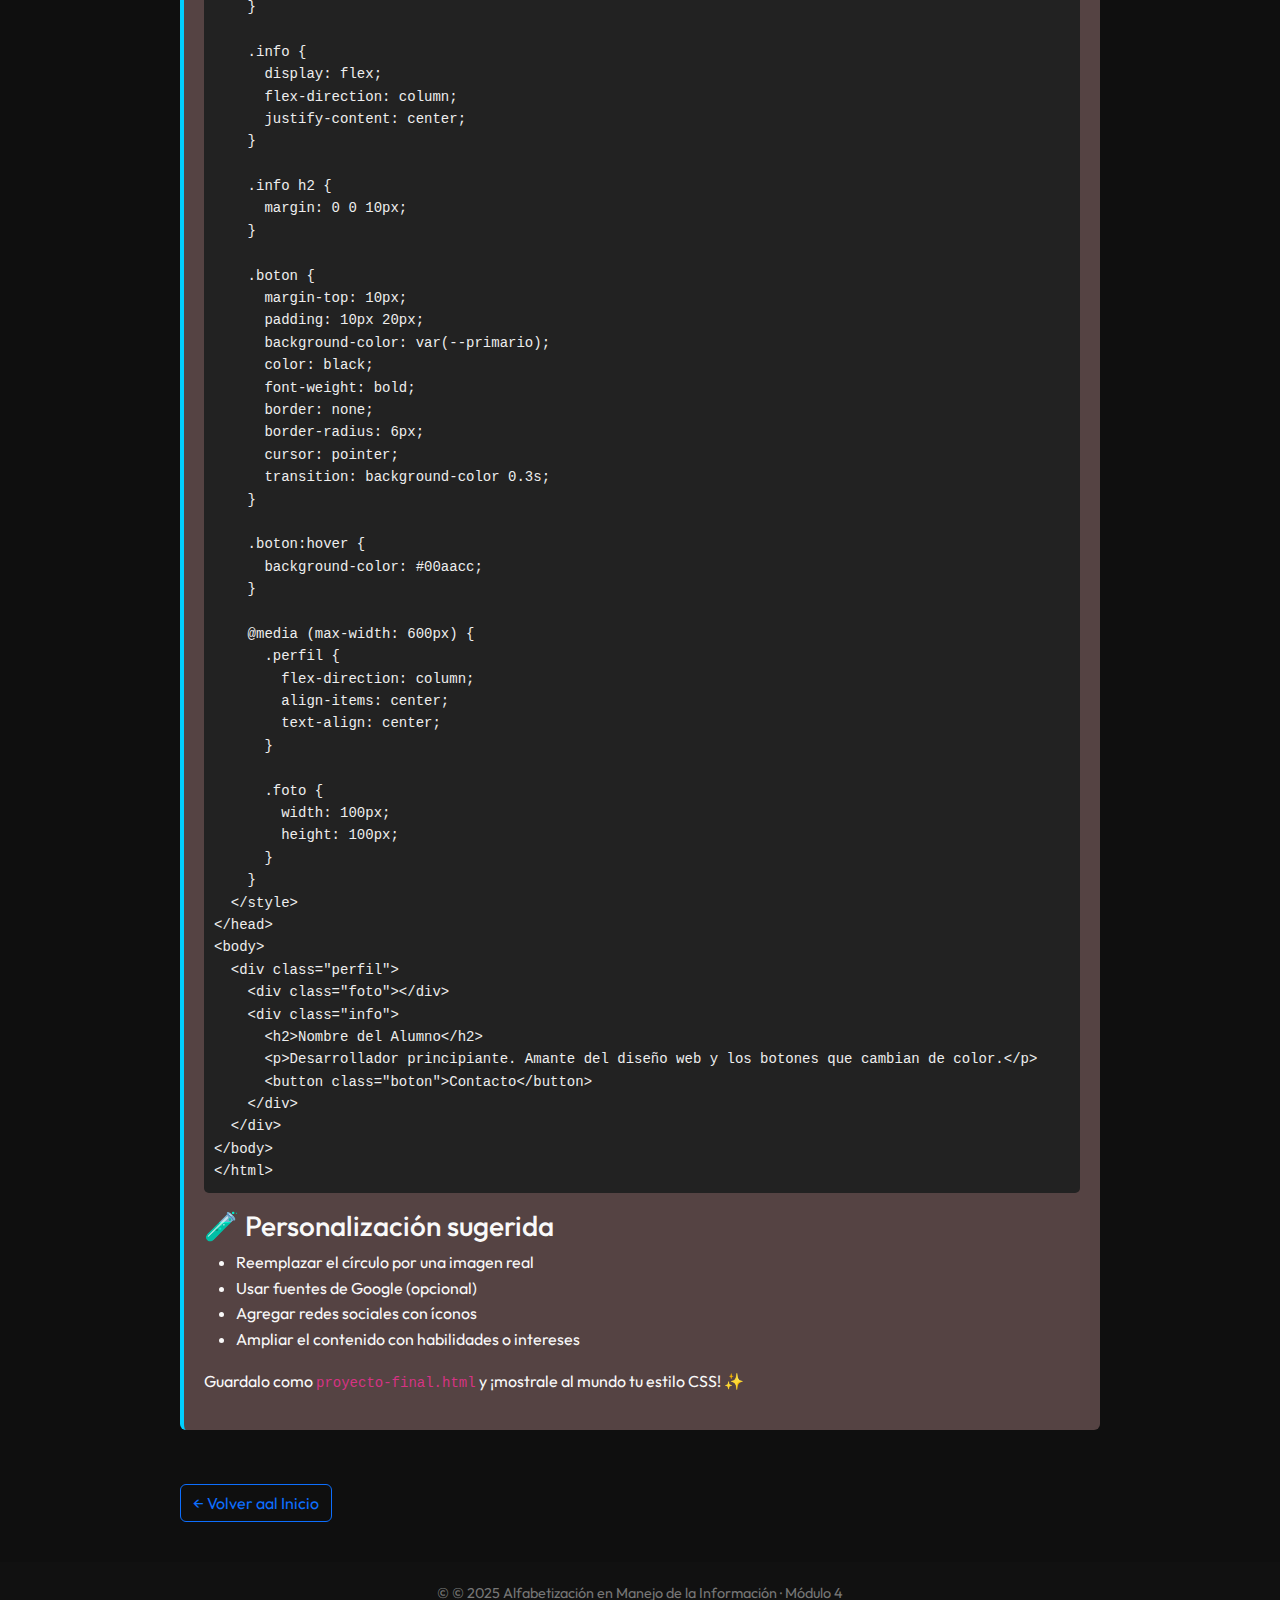
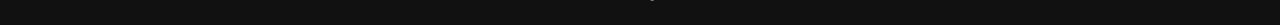
<file: mod4.html>
<!DOCTYPE html>
<html lang="es">
<head>
  <meta charset="UTF-8" />
  <meta name="viewport" content="width=device-width, initial-scale=1.0"/>
  <title>Módulo 4: CSS</title>
  <link href="https://fonts.googleapis.com/css2?family=Outfit:wght@400;700&display=swap" rel="stylesheet">
  <link href="https://cdn.jsdelivr.net/npm/bootstrap@5.3.3/dist/css/bootstrap.min.css" rel="stylesheet"> 
  <link rel="stylesheet" href="modulo4.css" />  
</head>
<body>

  <header>
    <h1>Módulo 4: CSS</h1>
    <p>Explorá los fundamentos del diseño web moderno</p>
  </header>

  <nav>
    <ul class="nav-list">
      <li><a href="#mod1">Módulo 1</a></li>
      <li><a href="#mod2">Módulo 2</a></li>
      <li><a href="#mod3">Módulo 3</a></li>
      <li><a href="#mod4">Módulo 4</a></li>
      <li><a href="#mod5">Módulo 5</a></li>
      <li><a href="#mod6">Módulo 6</a></li>
      <li><a href="#mod7">Módulo 7</a></li>
      <li><a href="#mod8">Módulo 8</a></li>
      <li><a href="#proyecto">Proyecto</a></li>
    </ul>
  </nav>

  <section>
    <div class="modulo" id="mod1">
        <h2>Módulo 1: Introducción a CSS</h2>
        <p><strong>¿Qué es CSS?</strong> CSS (Cascading Style Sheets) es el lenguaje que usamos para darle estilo a las páginas web. Nos permite cambiar colores, tamaños, posiciones y mucho más, ¡para que todo se vea genial!</p>
        <h3>¿Cómo lo usamos?</h3>
        <p>CSS puede escribirse de 3 formas:</p>
        <ul>
            <li><strong>En línea</strong>: directamente en la etiqueta HTML.</li>
            <li><strong>Interno</strong>: dentro del &lt;style&gt; en el &lt;head&gt;.</li>
            <li><strong>Externo</strong>: en un archivo aparte con extensión <code>.css</code>.</li>
        </ul>
        <h3>Sintaxis básica</h3>
        <pre style="background:#222;color:#eee;padding:10px;border-radius:5px;"><code>selector {
         propiedad: valor;
        }</code></pre>
        <p>Por ejemplo:</p>
        <pre style="background:#222;color:#eee;padding:10px;border-radius:5px;"><code>p {
         color: red;
         font-size: 18px;
        }</code></pre>
        <p>Esto cambia el color del texto de todos los &lt;p&gt; a rojo y el tamaño de letra.</p>

        <h3>Selectores básicos</h3>
        <ul>
            <li><code>p</code>: selecciona todas las etiquetas &lt;p&gt;</li>
            <li><code>.clase</code>: selecciona todos los elementos con class="clase"</li>
            <li><code>#id</code>: selecciona el elemento con id="id"</li>
        </ul>

        <h3>💡 Tip del día</h3>
        <p>¡La mejor forma de aprender CSS es probando! Cambiá colores, letras, tamaños y fijate cómo afecta el diseño.</p>

        <h3>🧪 Mini Desafío</h3>
        <p>Creá una página que tenga:</p>
        <ul>
            <li>Un título grande con color personalizado</li>
            <li>Un párrafo con una fuente distinta</li>
            <li>Una caja con fondo de color, borde redondeado y texto centrado</li>
        </ul>
        <p>¿Te animás? ¡Guardalo como <code>modulo1.html</code> y probalo en tu navegador!</p>
    </div>

    <div class="modulo" id="mod2">
        <h2>Módulo 2: Colores y Tipografía</h2>


        <h3>🎨 Colores en CSS</h3>
        <p>Podés aplicar color a cualquier elemento usando la propiedad <code>color</code> (texto) y <code>background-color</code> (fondo).</p>

        <h4>Formas de escribir colores:</h4>
        <ul>
            <li><strong>Nombre</strong>: <code>red</code>, <code>blue</code>, <code>green</code></li>
            <li><strong>Hexadecimal</strong>: <code>#ff0000</code></li>
            <li><strong>RGB</strong>: <code>rgb(255, 0, 0)</code></li>
            <li><strong>HSL</strong>: <code>hsl(0, 100%, 50%)</code></li>
        </ul>

        <h4>Ejemplo:</h4>
        <pre style="background:#222;color:#eee;padding:10px;border-radius:5px;"><code>body {
         background-color: #121212;
         color: white;
        }

        h1 {
          color: #00d0ff;
        }</code></pre>

        <h3>🔠 Tipografía</h3>
        <p>Para cambiar el estilo del texto usamos propiedades como:</p>
        <ul>
            <li><code>font-family</code>: tipo de letra</li>
            <li><code>font-size</code>: tamaño</li>
            <li><code>font-weight</code>: grosor (por ejemplo, <code>normal</code> o <code>bold</code>)</li>
            <li><code>text-align</code>: alineación (por ejemplo, <code>left</code>, <code>center</code>, <code>right</code>)</li>
        </ul>

        <h4>Ejemplo:</h4>
        <pre style="background:#222;color:#eee;padding:10px;border-radius:5px;"><code>p {
         font-family: 'Arial', sans-serif;
         font-size: 18px;
         text-align: center;
        }</code></pre>

        <h3>💡 Tip útil</h3>
        <p>¡Probá <a href="https://fonts.google.com" target="_blank">Google Fonts</a> para usar tipografías modernas en tu web!</p>

        <h3>🧪 Mini Desafío</h3>
        <p>Creá una página con los siguientes elementos:</p>
        <ul>
            <li>Un fondo oscuro y letras claras</li>
            <li>Un título en una fuente personalizada</li>
            <li>Un párrafo alineado al centro con color azul suave</li>
        </ul>
        <p>¡Guardalo como <code>modulo2.html</code> y jugá con los estilos para practicar!</p>
    </div>

    <div class="modulo" id="mod3">
        <h2>Módulo 3: Modelo de Caja</h2>

        <h3>📦 ¿Qué es el Box Model?</h3>
        <p>En CSS, cada elemento se comporta como una <strong>caja</strong> compuesta por:</p>
        <ul>
            <li><strong>Contenido</strong>: lo que ves (texto, imagen, etc.)</li>
            <li><strong>Padding (relleno)</strong>: espacio entre el contenido y el borde</li>
            <li><strong>Border (borde)</strong>: el marco de la caja</li>
            <li><strong>Margin (margen)</strong>: espacio externo respecto a otras cajas</li>
        </ul>

        <h3>🔍 Ejemplo visual</h3>
        <div style="background:#fefefe; border: 3px solid #00d0ff; padding: 20px; margin: 20px 0; color: #000; border-radius: 6px;">
          <p style="margin:0;">Esta es una caja con padding, borde y margen.</p>
        </div>

        <p>Su estructura se vería así:</p>
        <pre style="background:#222; color:#eee; padding:10px; border-radius:5px;"><code>.caja {
          margin: 20px;
          padding: 20px;
          border: 3px solid #00d0ff;
        }</code></pre>

        <h3>🧪 Mini Desafío</h3>
        <p>Creá una tarjeta con tu nombre que tenga:</p>
        <ul>
            <li>Un margen externo de 30px</li>
            <li>Padding de 15px</li>
            <li>Borde de 2px con color personalizado</li>
            <li>Fondo distinto del resto de la página</li>
        </ul>
        <p>Guardalo como <code>modulo3.html</code> y probalo. ¡Te vas a sorprender lo bien que se ve cuando entendés cómo funciona cada parte!</p>
    </div>

    <div class="modulo" id="mod4">
        <h2>Módulo 4: Posicionamiento y Display</h2>

        <h3>📐 Propiedad <code>display</code></h3>
        <p>Determina cómo se muestra un elemento en la página. Los más comunes son:</p>
        <ul>
            <li><code>block</code>: ocupa todo el ancho (ej: &lt;div&gt;, &lt;p&gt;)</li>
            <li><code>inline</code>: ocupa solo lo necesario (ej: &lt;span&gt;, &lt;a&gt;)</li>
            <li><code>inline-block</code>: mezcla ambos comportamientos</li>
            <li><code>none</code>: oculta el elemento</li>
        </ul>

        <h4>🔍 Ejemplo práctico:</h4>
        <pre style="background:#222; color:#eee; padding:10px; border-radius:5px;"><code>.caja {
          display: inline-block;
          background-color: #00d0ff;
          padding: 10px;
          margin: 5px;
        }</code></pre>

        <div style="margin-top:10px;">
            <span style="display:inline-block; background:#00d0ff; color:#000; padding:10px; margin:5px;">Caja 1</span>
            <span style="display:inline-block; background:#00d0ff; color:#000; padding:10px; margin:5px;">Caja 2</span>
            <span style="display:inline-block; background:#00d0ff; color:#000; padding:10px; margin:5px;">Caja 3</span>
        </div>

        <hr style="margin:30px 0; border:1px dashed #444;">

        <h3>📌 Propiedad <code>position</code></h3>
        <p>Permite mover elementos del lugar donde normalmente irían:</p>
        <ul>
            <li><code>static</code>: posición normal (por defecto)</li>
            <li><code>relative</code>: se mueve desde su lugar original</li>
            <li><code>absolute</code>: se posiciona respecto al elemento contenedor</li>
            <li><code>fixed</code>: permanece fijo en pantalla al hacer scroll</li>
        </ul>

        <h4>🧭 Ejemplo interactivo:</h4>
        <div style="position: relative; height: 150px; background: #1f1f1f; margin: 15px 0; border-radius: 6px;">
            <div style="position: absolute; top: 10px; right: 10px; background: #ff4081; color:#000; padding: 10px; border-radius: 4px;">Botón flotante</div>
            <div style="background:#333; color:white; padding:20px;">Esto es un contenedor con <code>position: relative</code>.</div>
        </div>

        <h3>🧪 Mini desafío</h3>
        <p>Construí una tarjeta con un botón que aparezca arriba a la derecha, usando <code>position: absolute</code>. La tarjeta debe tener:</p>
        <ul>
            <li>Fondo oscuro y borde claro</li>
            <li>Un título, un párrafo y un botón flotante</li>
            <li>Diseño responsive con <code>display: block</code> o <code>inline-block</code> según el caso</li>
        </ul>
        <p>Guardalo como <code>modulo4.html</code> y subilo como ejercicio final del módulo.</p>
    </div>

    <div class="modulo" id="mod5">
        <h2>Módulo 5: Flexbox</h2>

        <h3>🧲 ¿Qué es Flexbox?</h3>
        <p>Flexbox es una forma moderna de distribuir elementos de manera fácil y ordenada. Nos ayuda a alinear contenido en fila o columna sin complicaciones.</p>

        <h3>🚀 ¿Cómo se usa?</h3>
        <p>Primero aplicamos <code>display: flex</code> al contenedor. Luego usamos propiedades para alinear los elementos internos.</p>

        <pre style="background:#222; color:#eee; padding:10px; border-radius:5px;"><code>.contenedor {
           display: flex;
           justify-content: center;
           align-items: center;
        }</code></pre>

        <div style="display: flex; justify-content: center; align-items: center; gap: 10px; margin-top: 15px; flex-wrap: wrap;">
            <div style="background:#00d0ff; padding:15px; border-radius:6px; color:black;">Caja 1</div>
            <div style="background:#00d0ff; padding:15px; border-radius:6px; color:black;">Caja 2</div>
            <div style="background:#00d0ff; padding:15px; border-radius:6px; color:black;">Caja 3</div>
        </div>

        <h4>🔧 Propiedades útiles:</h4>
        <ul>
            <li><code>justify-content</code>: alineación horizontal (<code>center</code>, <code>space-between</code>, <code>flex-end</code>...)</li>
            <li><code>align-items</code>: alineación vertical (<code>stretch</code>, <code>center</code>, <code>flex-start</code>)</li>
            <li><code>flex-direction</code>: dirección del eje (<code>row</code> o <code>column</code>)</li>
            <li><code>flex-wrap</code>: permite que los elementos se acomoden si no entran</li>
        </ul>

  <h3>🧪 Mini desafío</h3>
  <p>Creamos un tablero de "cartas mágicas". El desafío es alinear 4 cajas horizontalmente y que se ajusten en pantallas pequeñas:</p>
  <ul>
    <li>Contenedor con <code>display: flex</code> y <code>flex-wrap: wrap</code></li>
    <li>Cada caja debe tener un color diferente</li>
    <li>Al hacer hover, que crezcan un poquito con <code>transform: scale(1.05)</code></li>
  </ul>

  <p>Guardalo como <code>modulo5.html</code> y ¡que empiece el juego de alineación!</p>
    </div>

    <div class="modulo" id="mod6">
  <h2>Módulo 6: Diseño Responsivo</h2>

  <h3>📱 ¿Qué es el diseño responsivo?</h3>
  <p>Significa que una web se adapta automáticamente a distintos tamaños de pantalla: computadora, celular o tablet. El objetivo es que el contenido siempre sea legible y funcional, sin importar el dispositivo.</p>

  <h3>🔧 Herramientas clave</h3>
  <ul>
    <li><strong>Unidades flexibles:</strong> como <code>%</code>, <code>em</code>, <code>rem</code>, <code>vw</code>, <code>vh</code></li>
    <li><strong>Media Queries:</strong> permiten cambiar estilos dependiendo del ancho de la pantalla</li>
    <li><strong>Flexbox o Grid:</strong> ayudan a organizar el contenido fácilmente</li>
  </ul>

  <h4>🧪 Ejemplo con media query</h4>
  <pre style="background:#222; color:#eee; padding:10px; border-radius:5px;"><code>/* Estilo por defecto */
.caja {
  background: #00d0ff;
  padding: 20px;
  font-size: 18px;
  text-align: center;
}

/* Cuando la pantalla es menor a 600px */
@media (max-width: 600px) {
  .caja {
    background: #ff4081;
    font-size: 14px;
  }
}</code></pre>

  <div class="caja" style="background:#00d0ff; padding:20px; text-align:center; border-radius:6px; margin-top:10px;">
    Probá cambiar el tamaño de la ventana 😉
  </div>

  <h3>🧪 Mini Desafío</h3>
  <p>Construí una tarjeta de perfil que:</p>
  <ul>
    <li>Tenga una imagen (puede ser un círculo de color)</li>
    <li>Incluya nombre, descripción y botón</li>
    <li>En pantallas grandes esté centrada y con texto a la derecha</li>
    <li>En celulares, que la información se acomode en columna</li>
  </ul>

  <p>Guardalo como <code>modulo6.html</code> y probalo en tu PC y tu celular para comprobar el resultado.</p>
    </div>

    <div class="modulo" id="mod7">
  <h2>Módulo 7: Estilización Básica</h2>

  <h3>🎨 Fondos</h3>
  <p>Podés cambiar el fondo de cualquier elemento con <code>background-color</code> o usar imágenes con <code>background-image</code>.</p>
  <pre style="background:#222;color:#eee;padding:10px;border-radius:5px;"><code>body {
  background-color: #121212;
}

.banner {
  background-image: url("fondo.jpg");
  background-size: cover;
}</code></pre>

  <h3>🧱 Bordes y esquinas redondeadas</h3>
  <p>Usá <code>border</code> y <code>border-radius</code> para dar forma y suavidad a los elementos.</p>
  <pre style="background:#222;color:#eee;padding:10px;border-radius:5px;"><code>.tarjeta {
  border: 2px solid #00d0ff;
  border-radius: 8px;
}</code></pre>

  <h3>🕶️ Sombras</h3>
  <ul>
    <li><code>box-shadow</code>: sombra de una caja</li>
    <li><code>text-shadow</code>: sombra del texto</li>
  </ul>
  <pre style="background:#222;color:#eee;padding:10px;border-radius:5px;"><code>.tarjeta {
  box-shadow: 0 4px 8px rgba(0,0,0,0.3);
}

h1 {
  text-shadow: 2px 2px #000;
}</code></pre>

  <h3>✨ Hover y transiciones</h3>
  <p>El pseudoestado <code>:hover</code> permite aplicar estilos al pasar el mouse. Para hacerlo suave, usás <code>transition</code>.</p>
  <pre style="background:#222;color:#eee;padding:10px;border-radius:5px;"><code>.boton {
  background-color: #00d0ff;
  transition: background-color 0.3s;
}

.boton:hover {
  background-color: #0090bb;
}</code></pre>

  <div style="margin-top: 20px;">
    <button style="padding:10px 20px; background:#00d0ff; border:none; border-radius:5px; color:black; font-weight:bold; transition:background-color 0.3s; cursor:pointer;"
            onmouseover="this.style.backgroundColor='#0090bb';"
            onmouseout="this.style.backgroundColor='#00d0ff';">
      ¡Probaló!
    </button>
  </div>

  <h3>🧪 Mini desafío</h3>
  <p>Diseñá una "tarjeta de personaje" que tenga:</p>
  <ul>
    <li>Una imagen de fondo o color vibrante</li>
    <li>Nombre y descripción</li>
    <li>Sombra y borde redondeado</li>
    <li>Un botón con efecto hover y transición suave</li>
  </ul>
  <p>Guardalo como <code>modulo7.html</code>. ¡Este es tu primer paso al estilo profesional!</p>
    </div>

    <div class="modulo" id="mod8">
  <h2>Módulo 8: Buenas Prácticas</h2>

  <h3>🧼 ¿Por qué son importantes?</h3>
  <p>Cuando tu proyecto crece, mantener un CSS ordenado es clave para no perder el control. Seguir buenas prácticas mejora la lectura, colaboración y rendimiento de tu código.</p>

  <h3>📝 Organización del código</h3>
  <ul>
    <li>Agrupá estilos por sección (header, main, footer...)</li>
    <li>Comentá bloques importantes para orientarte rápido</li>
    <li>Usá nombres de clases claros y consistentes</li>
    <li>Dejá espacios entre bloques de reglas para facilitar la lectura</li>
  </ul>

  <h4>Ejemplo de estructura:</h4>
  <pre style="background:#222;color:#eee;padding:10px;border-radius:5px;"><code>/* ---- Header ---- */
header {
  background: #111;
  padding: 20px;
}

/* ---- Botones ---- */
.boton {
  background: #00d0ff;
  color: black;
  padding: 10px;
  }</code></pre>

  <h3>🔁 Reusabilidad con clases</h3>
  <p>No repitas estilos innecesariamente. Usá clases reutilizables como <code>.contenedor</code>, <code>.tarjeta</code> o <code>.boton</code> para aplicar estilos coherentes en distintas partes.</p>

  <h3>🎯 Uso de variables CSS</h3>
  <p>Podés definir colores y otros valores una sola vez usando variables. Así, si querés cambiar un color global, lo hacés en un solo lugar.</p>

  <pre style="background:#222;color:#eee;padding:10px;border-radius:5px;"><code>:root {
    --color-principal: #00d0ff;
    --fondo: #0f0f0f;
    }

    .boton {
      background-color: var(--color-principal);
  }</code></pre>

  <h3>🚫 Qué evitar</h3>
  <ul>
    <li>¡No uses nombres como <code>.caja1</code>, <code>.estiloazul</code> o <code>.nuevoDiv</code>! 😅</li>
    <li>No copies y pegues estilos sin entenderlos</li>
    <li>No mezcles demasiados estilos inline (en HTML)</li>
  </ul>

  <h3>🧪 Mini desafío</h3>
  <p>Revisá tus estilos anteriores y mejorá al menos 3 cosas usando estas buenas prácticas:</p>
  <ul>
    <li>Agrupá tu código en secciones con comentarios</li>
    <li>Renombrá clases poco claras</li>
    <li>Cambiá colores o tamaños repetidos por variables</li>
  </ul>

  <p>💡 Guardalo como <code>modulo8.html</code> y usalo como base para el <strong>proyecto final</strong>. ¡Tus estilos ya no volverán a ser un lío!</p>
    </div>

    <div class="modulo" id="proyecto">
  <h2>🎯 Proyecto Final: Tarjeta de Perfil Responsiva</h2>

  <h3>Objetivo</h3>
  <p>Construir una tarjeta visual con información personal que se adapte a dispositivos móviles y de escritorio.</p>

  <h3>Diseño final esperado</h3>
  <p>Usaremos lo aprendido en colores, tipografía, cajas, Flexbox, transiciones y responsividad.</p>

  <h3>🔧 Código base de ejemplo:</h3>
  <pre style="background:#222; color:#eee; padding:10px; border-radius:5px; overflow:auto;"><code>&lt;!DOCTYPE html&gt;
&lt;html lang="es"&gt;
&lt;head&gt;
  &lt;meta charset="UTF-8"&gt;
  &lt;meta name="viewport" content="width=device-width, initial-scale=1.0"&gt;
  &lt;title&gt;Tarjeta de Perfil&lt;/title&gt;
  &lt;style&gt;
    :root {
      --primario: #00d0ff;
      --fondo: #1c1c1c;
      --texto: #f2f2f2;
    }

    body {
      background-color: var(--fondo);
      color: var(--texto);
      font-family: 'Outfit', sans-serif;
      margin: 0;
      padding: 40px;
      display: flex;
      justify-content: center;
      align-items: center;
      min-height: 100vh;
    }

    .perfil {
      background-color: #2a2a2a;
      border-radius: 12px;
      box-shadow: 0 8px 20px rgba(0,0,0,0.4);
      display: flex;
      flex-direction: row;
      padding: 20px;
      gap: 20px;
      max-width: 700px;
      transition: transform 0.3s;
    }

    .perfil:hover {
      transform: scale(1.02);
    }

    .foto {
      background-color: var(--primario);
      width: 120px;
      height: 120px;
      border-radius: 50%;
    }

    .info {
      display: flex;
      flex-direction: column;
      justify-content: center;
    }

    .info h2 {
      margin: 0 0 10px;
    }

    .boton {
      margin-top: 10px;
      padding: 10px 20px;
      background-color: var(--primario);
      color: black;
      font-weight: bold;
      border: none;
      border-radius: 6px;
      cursor: pointer;
      transition: background-color 0.3s;
    }

    .boton:hover {
      background-color: #00aacc;
    }

    @media (max-width: 600px) {
      .perfil {
        flex-direction: column;
        align-items: center;
        text-align: center;
      }

      .foto {
        width: 100px;
        height: 100px;
      }
    }
  &lt;/style&gt;
&lt;/head&gt;
&lt;body&gt;
  &lt;div class="perfil"&gt;
    &lt;div class="foto"&gt;&lt;/div&gt;
    &lt;div class="info"&gt;
      &lt;h2&gt;Nombre del Alumno&lt;/h2&gt;
      &lt;p&gt;Desarrollador principiante. Amante del diseño web y los botones que cambian de color.&lt;/p&gt;
      &lt;button class="boton"&gt;Contacto&lt;/button&gt;
    &lt;/div&gt;
  &lt;/div&gt;
&lt;/body&gt;
&lt;/html&gt;
</code></pre>

  <h3>🧪 Personalización sugerida</h3>
  <ul>
    <li>Reemplazar el círculo por una imagen real</li>
    <li>Usar fuentes de Google (opcional)</li>
    <li>Agregar redes sociales con íconos</li>
    <li>Ampliar el contenido con habilidades o intereses</li>
  </ul>

  <p>Guardalo como <code>proyecto-final.html</code> y ¡mostrale al mundo tu estilo CSS! ✨</p>
    </div>
    <a href="index.html" class="btn btn-outline-primary mt-4">← Volver aal Inicio</a>

  </section>

  

  <footer>
    &copy; © 2025 Alfabetización en Manejo de la Información · Módulo 4
  </footer>

</body>
</html>
</file>
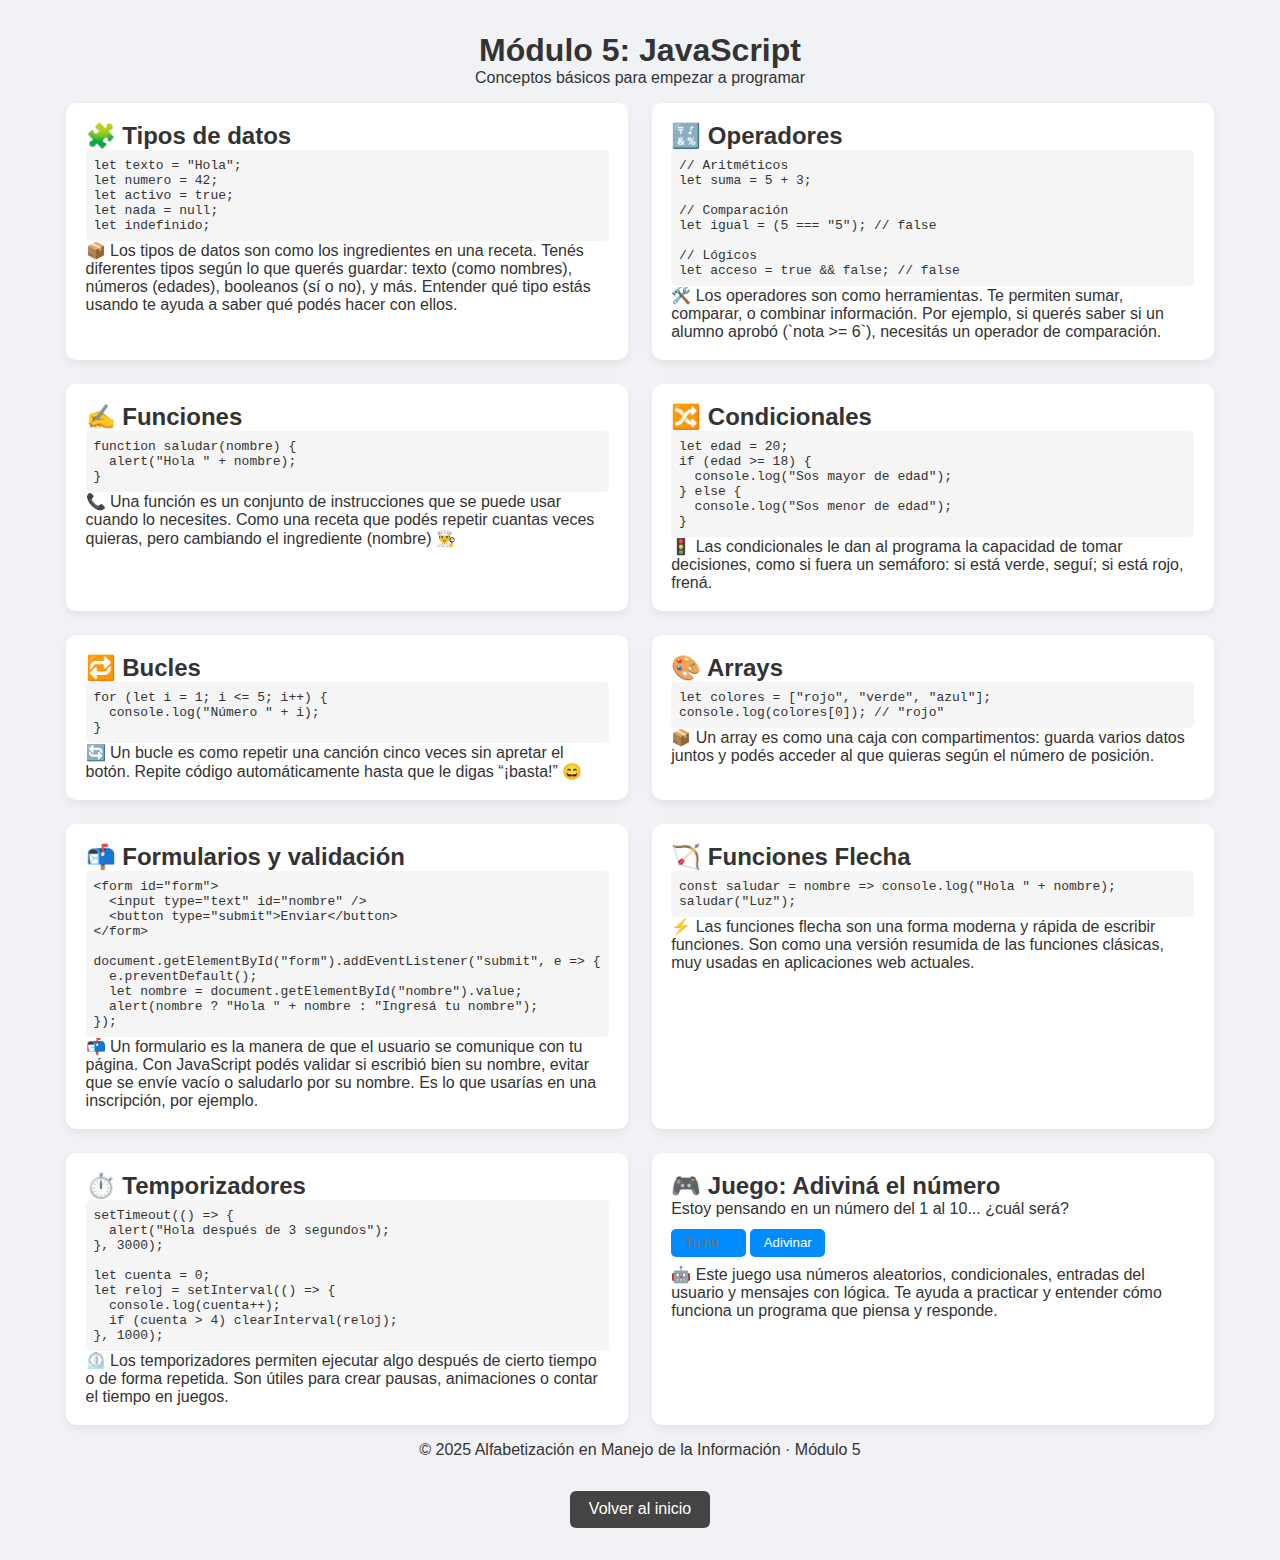
<file: mod5.html>
<!DOCTYPE html>
<html lang="es">
<head>
  <meta charset="UTF-8" />
  <meta name="viewport" content="width=device-width, initial-scale=1.0" />
  <title>Módulo 5: JavaScript</title>
  <link rel="stylesheet" href="modulo5.css" />
</head>
<body>
  <header>
    <h1>Módulo 5: JavaScript</h1>
    <p>Conceptos básicos para empezar a programar</p>
  </header>

  <main>
    <section class="card">
      <h2>🧩 Tipos de datos</h2>
      <pre><code>let texto = "Hola";
let numero = 42;
let activo = true;
let nada = null;
let indefinido;</code></pre>
      <p>📦 Los tipos de datos son como los ingredientes en una receta. Tenés diferentes tipos según lo que querés guardar: texto (como nombres), números (edades), booleanos (sí o no), y más. Entender qué tipo estás usando te ayuda a saber qué podés hacer con ellos.</p>
    </section>
    <section class="card">
      <h2>🔣 Operadores</h2>
      <pre><code>// Aritméticos
let suma = 5 + 3;

// Comparación
let igual = (5 === "5"); // false

// Lógicos
let acceso = true && false; // false</code></pre>
      <p>🛠️ Los operadores son como herramientas. Te permiten sumar, comparar, o combinar información. Por ejemplo, si querés saber si un alumno aprobó (`nota >= 6`), necesitás un operador de comparación.</p>
    </section>

    <section class="card">
      <h2>✍️ Funciones</h2>
      <pre><code>function saludar(nombre) {
  alert("Hola " + nombre);
}</code></pre>
      <p>📞 Una función es un conjunto de instrucciones que se puede usar cuando lo necesites. Como una receta que podés repetir cuantas veces quieras, pero cambiando el ingrediente (nombre) 👨‍🍳</p>
    </section>

    <section class="card">
      <h2>🔀 Condicionales</h2>
      <pre><code>let edad = 20;
if (edad >= 18) {
  console.log("Sos mayor de edad");
} else {
  console.log("Sos menor de edad");
}</code></pre>
      <p>🚦 Las condicionales le dan al programa la capacidad de tomar decisiones, como si fuera un semáforo: si está verde, seguí; si está rojo, frená.</p>
    </section>

    <section class="card">
      <h2>🔁 Bucles</h2>
      <pre><code>for (let i = 1; i <= 5; i++) {
  console.log("Número " + i);
}</code></pre>
      <p>🔄 Un bucle es como repetir una canción cinco veces sin apretar el botón. Repite código automáticamente hasta que le digas “¡basta!” 😄</p>
    </section>

    <section class="card">
      <h2>🎨 Arrays</h2>
      <pre><code>let colores = ["rojo", "verde", "azul"];
console.log(colores[0]); // "rojo"</code></pre>
      <p>📦 Un array es como una caja con compartimentos: guarda varios datos juntos y podés acceder al que quieras según el número de posición.</p>
    </section>
    <section class="card">
      <h2>📬 Formularios y validación</h2>
      <pre><code>&lt;form id="form"&gt;
  &lt;input type="text" id="nombre" /&gt;
  &lt;button type="submit"&gt;Enviar&lt;/button&gt;
&lt;/form&gt;

document.getElementById("form").addEventListener("submit", e =&gt; {
  e.preventDefault();
  let nombre = document.getElementById("nombre").value;
  alert(nombre ? "Hola " + nombre : "Ingresá tu nombre");
});</code></pre>
      <p>📬 Un formulario es la manera de que el usuario se comunique con tu página. Con JavaScript podés validar si escribió bien su nombre, evitar que se envíe vacío o saludarlo por su nombre. Es lo que usarías en una inscripción, por ejemplo.</p>
    </section>

    <section class="card">
      <h2>🏹 Funciones Flecha</h2>
      <pre><code>const saludar = nombre =&gt; console.log("Hola " + nombre);
saludar("Luz");</code></pre>
      <p>⚡ Las funciones flecha son una forma moderna y rápida de escribir funciones. Son como una versión resumida de las funciones clásicas, muy usadas en aplicaciones web actuales.</p>
    </section>

    <section class="card">
      <h2>⏱️ Temporizadores</h2>
      <pre><code>setTimeout(() =&gt; {
  alert("Hola después de 3 segundos");
}, 3000);

let cuenta = 0;
let reloj = setInterval(() =&gt; {
  console.log(cuenta++);
  if (cuenta &gt; 4) clearInterval(reloj);
}, 1000);</code></pre>
      <p>⏲️ Los temporizadores permiten ejecutar algo después de cierto tiempo o de forma repetida. Son útiles para crear pausas, animaciones o contar el tiempo en juegos.</p>
    </section>

    <section class="card">
      <h2>🎮 Juego: Adiviná el número</h2>
      <p>Estoy pensando en un número del 1 al 10... ¿cuál será?</p>
      <input type="number" id="adivina-input" min="1" max="10" placeholder="Tu número" />
      <button id="btn-adivinar">Adivinar</button>
      <div id="feedback-juego"></div>
      <p>🤖 Este juego usa números aleatorios, condicionales, entradas del usuario y mensajes con lógica. Te ayuda a practicar y entender cómo funciona un programa que piensa y responde.</p>
    </section>
  </main>

  <footer>
    <p>© 2025 Alfabetización en Manejo de la Información · Módulo 5</p>
    <a href="index.html" class="volver">Volver al inicio</a>
  </footer>

  <script>
    // Botón para mostrar colores
    document.getElementById("btn-ejecutar")?.addEventListener("click", () => {
      let colores = ["🟥 Rojo", "🟩 Verde", "🟦 Azul"];
      document.getElementById("resultado").innerText = colores.join(" - ");
    });

    // Juego de adivinanza
    let numeroSecreto = Math.floor(Math.random() * 10) + 1;
    let intentos = 0;

    document.getElementById("btn-adivinar")?.addEventListener("click", () => {
      const input = document.getElementById("adivina-input");
      const feedback = document.getElementById("feedback-juego");
      const valor = parseInt(input.value);
      intentos++;

      if (valor === numeroSecreto) {
        feedback.innerText = intentos === 1
          ? "🎉 ¡Increíble! ¡Lo adivinaste al primer intento!"
          : `✅ ¡Correcto! Lo lograste en ${intentos} intento(s)!`;
        feedback.style.color = "green";
      } else if (valor < numeroSecreto) {
        feedback.innerText = "🔻 Demasiado bajo... probá un número más alto.";
        feedback.style.color = "orange";
      } else if (valor > numeroSecreto) {
        feedback.innerText = "🔺 Muy alto... intentá un número más bajo.";
        feedback.style.color = "orange";
      } else {
        feedback.innerText = "⛔ Ingresá un número válido.";
        feedback.style.color = "red";
      }
    });
  </script>
</body>
</html>
</file>
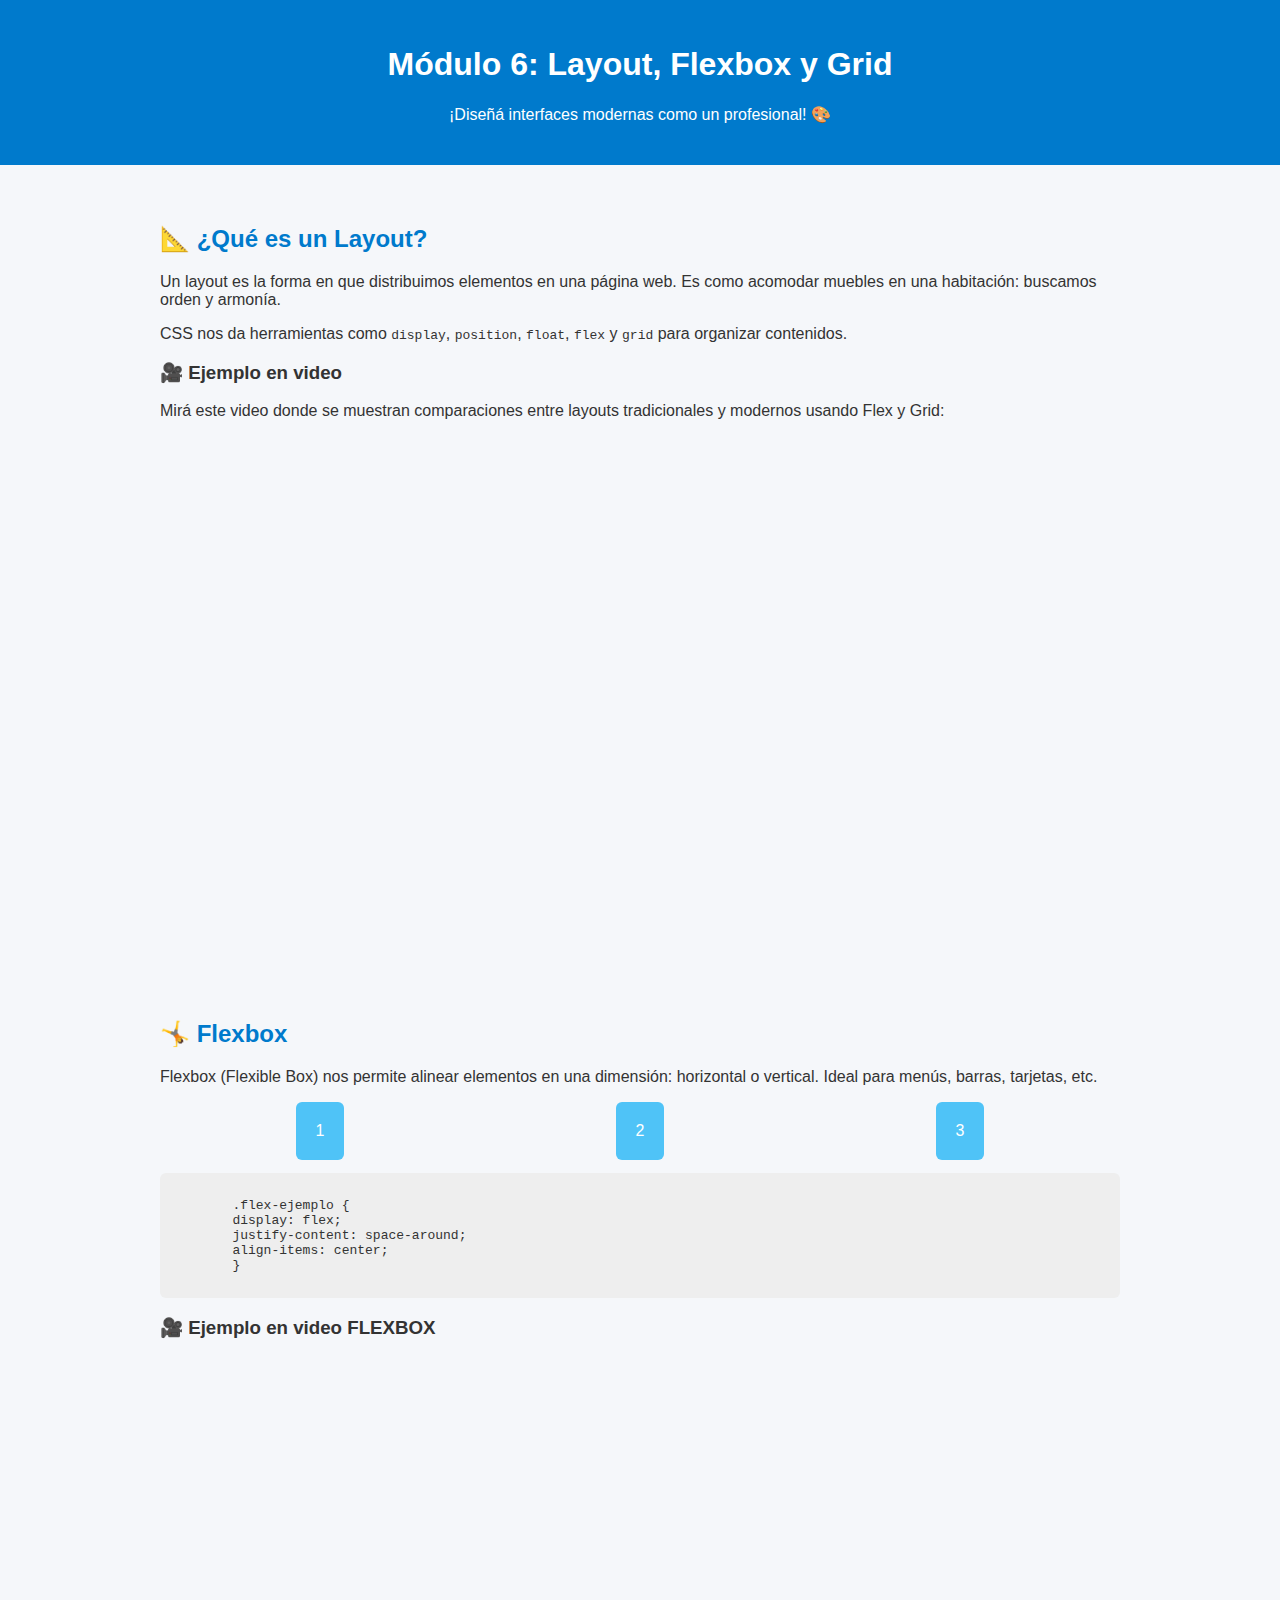
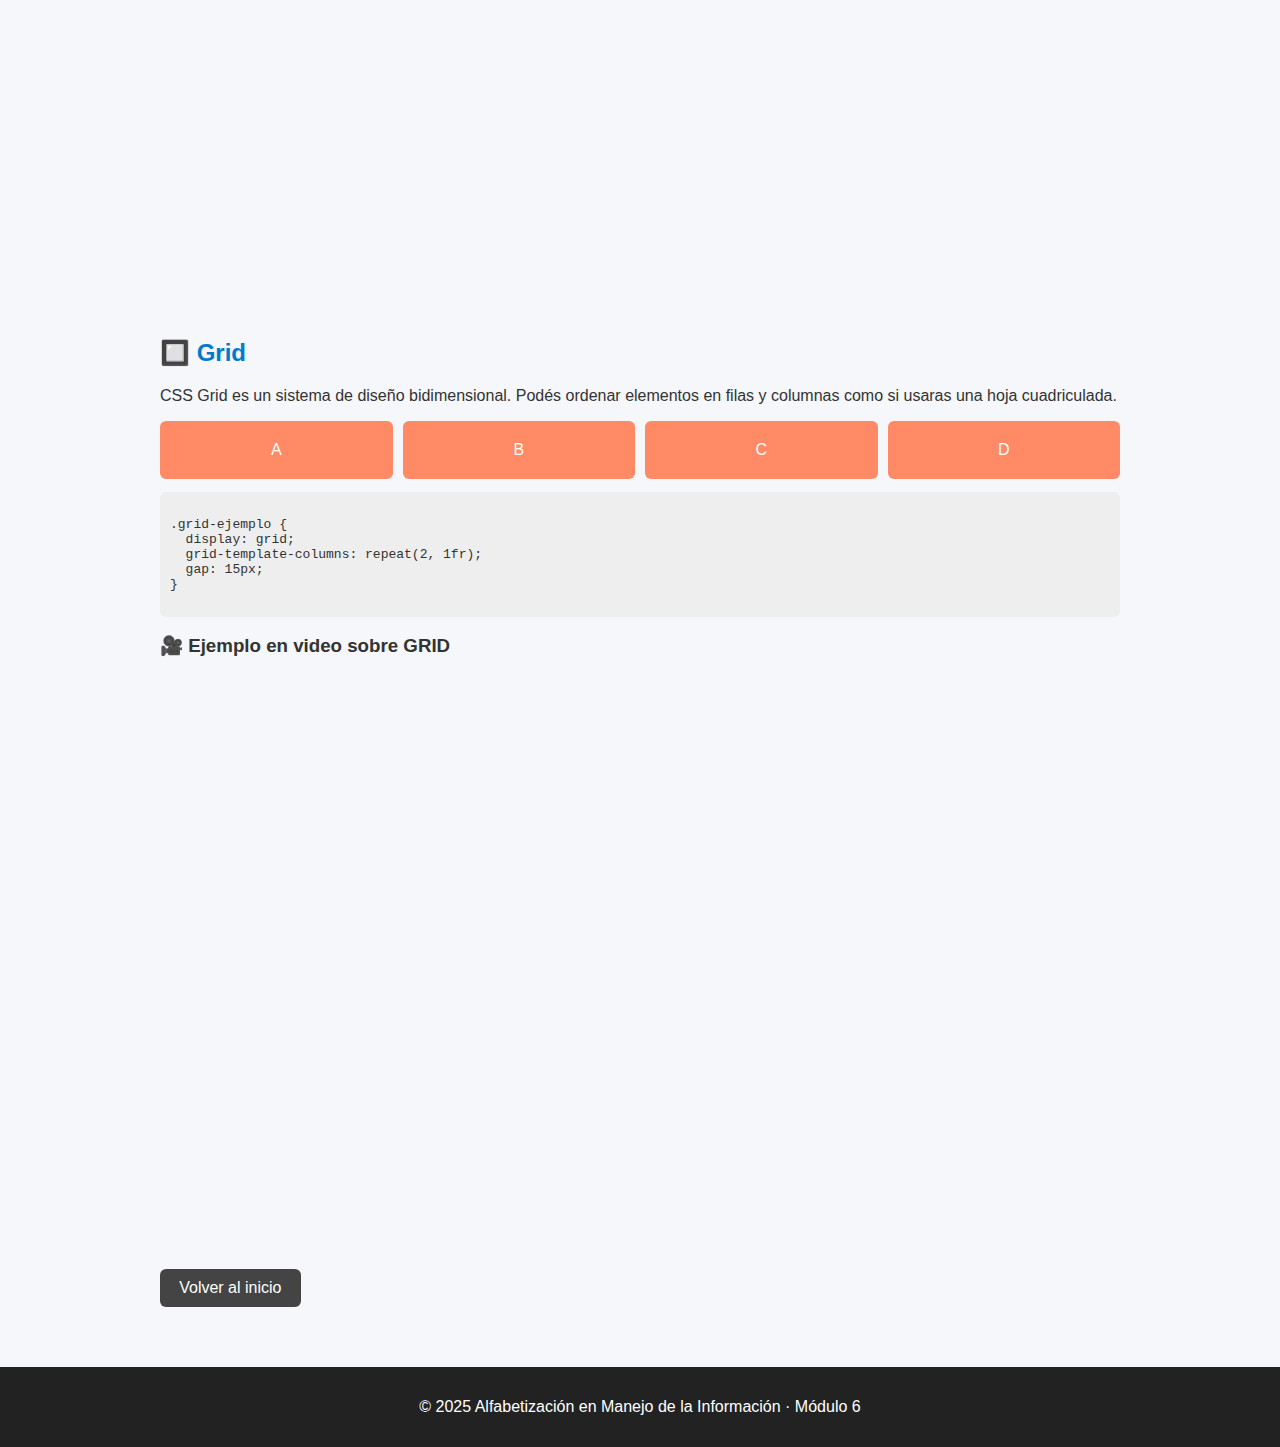
<file: mod6.html>
<!DOCTYPE html>
<html lang="es">
<head>
  <meta charset="UTF-8" />
  <meta name="viewport" content="width=device-width, initial-scale=1.0"/>
  <title>Módulo 6: Grid, Flexbox y Layout</title>
  <link rel="stylesheet" href="modulo6.css" />
</head>
<body>
  <header>
    <h1>Módulo 6: Layout, Flexbox y Grid</h1>
    <p>¡Diseñá interfaces modernas como un profesional! 🎨</p>
  </header>

  <main>
    <section id="layout">
      <h2>📐 ¿Qué es un Layout?</h2>
      <p>Un layout es la forma en que distribuimos elementos en una página web. Es como acomodar muebles en una habitación: buscamos orden y armonía.</p>
      <p>CSS nos da herramientas como <code>display</code>, <code>position</code>, <code>float</code>, <code>flex</code> y <code>grid</code> para organizar contenidos.</p>

        <h3>🎥 Ejemplo en video</h3>
        <p>Mirá este video donde se muestran comparaciones entre layouts tradicionales y modernos usando Flex y Grid:</p>

        <div class="video-container">
           <iframe src="https://www.youtube.com/embed/fYq5PXgSsbE" title="Flexbox y Grid en acción" frameborder="0" allowfullscreen></iframe>
        </div>
    </section>

    <section id="flexbox">
      <h2>🤸 Flexbox</h2>
      <p>Flexbox (Flexible Box) nos permite alinear elementos en una dimensión: horizontal o vertical. Ideal para menús, barras, tarjetas, etc.</p>

      <div class="flex-ejemplo">
        <div>1</div><div>2</div><div>3</div>
      </div>

      <pre><code>
        .flex-ejemplo {
        display: flex;
        justify-content: space-around;
        align-items: center;
        }
        </code></pre>
        <h3>🎥 Ejemplo en video FLEXBOX</h3>
        
        <div class="video-container">
           <iframe src="https://www.youtube.com/embed/8OJ32ZZTBFM?si=7ITneZQJBvt9bGv3" title="Flexbox y Grid en acción" frameborder="0" allowfullscreen></iframe>
        </div>


    </section>

    <section id="grid">
      <h2>🔲 Grid</h2>
      <p>CSS Grid es un sistema de diseño bidimensional. Podés ordenar elementos en filas y columnas como si usaras una hoja cuadriculada.</p>

      <div class="grid-ejemplo">
        <div>A</div><div>B</div><div>C</div><div>D</div>
      </div>

      <pre><code>
.grid-ejemplo {
  display: grid;
  grid-template-columns: repeat(2, 1fr);
  gap: 15px;
}
      </code></pre>

        <h3>🎥 Ejemplo en video sobre GRID</h3>
        
        <div class="video-container">
          <iframe src="https://www.youtube.com/embed/xNZNHdplmxk?si=EpJ5l_josKIjR_Wo" title="Flexbox y Grid en acción" frameborder="0" allowfullscreen></iframe>
        </div>


    </section>
    <a href="index.html" class="volver">Volver al inicio</a>
  </main>

  <footer>
    <p>&copy; 2025 Alfabetización en Manejo de la Información · Módulo 6</p>
  </footer>
</body>
</html>
</file>
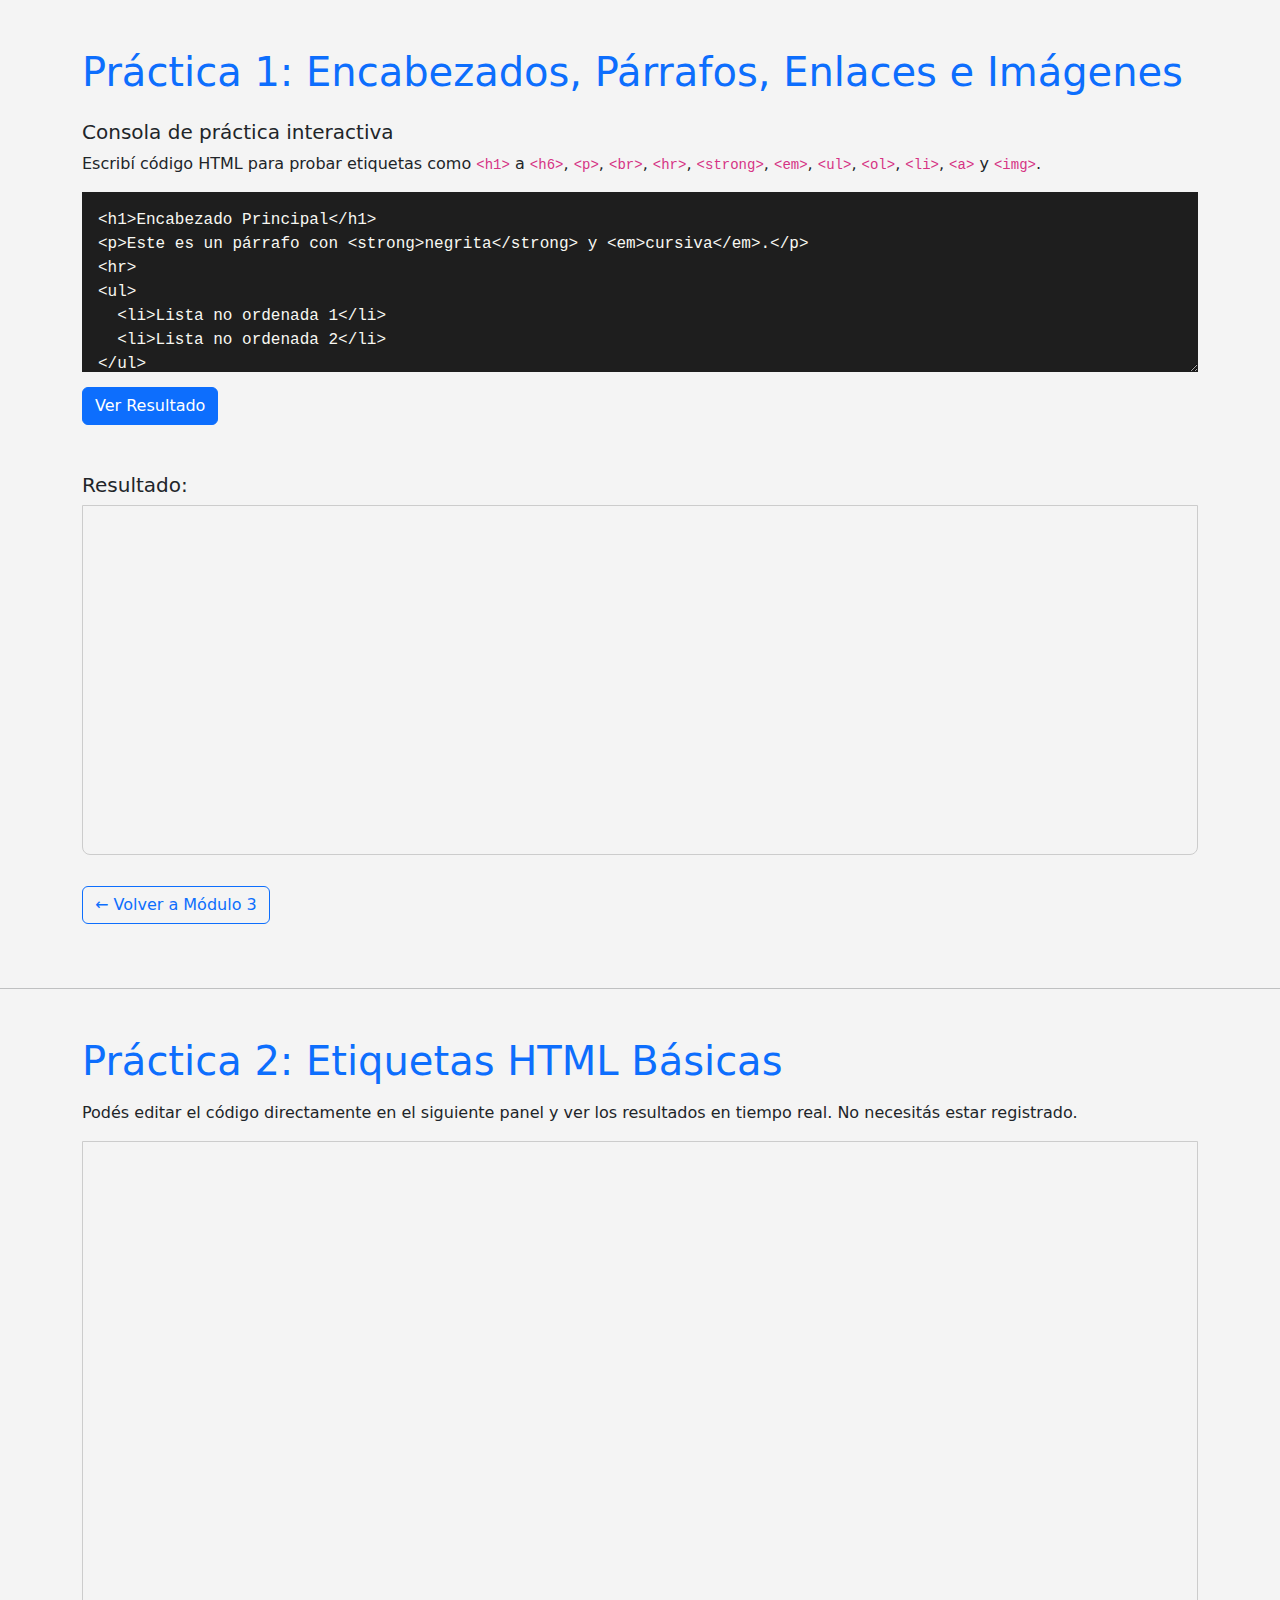
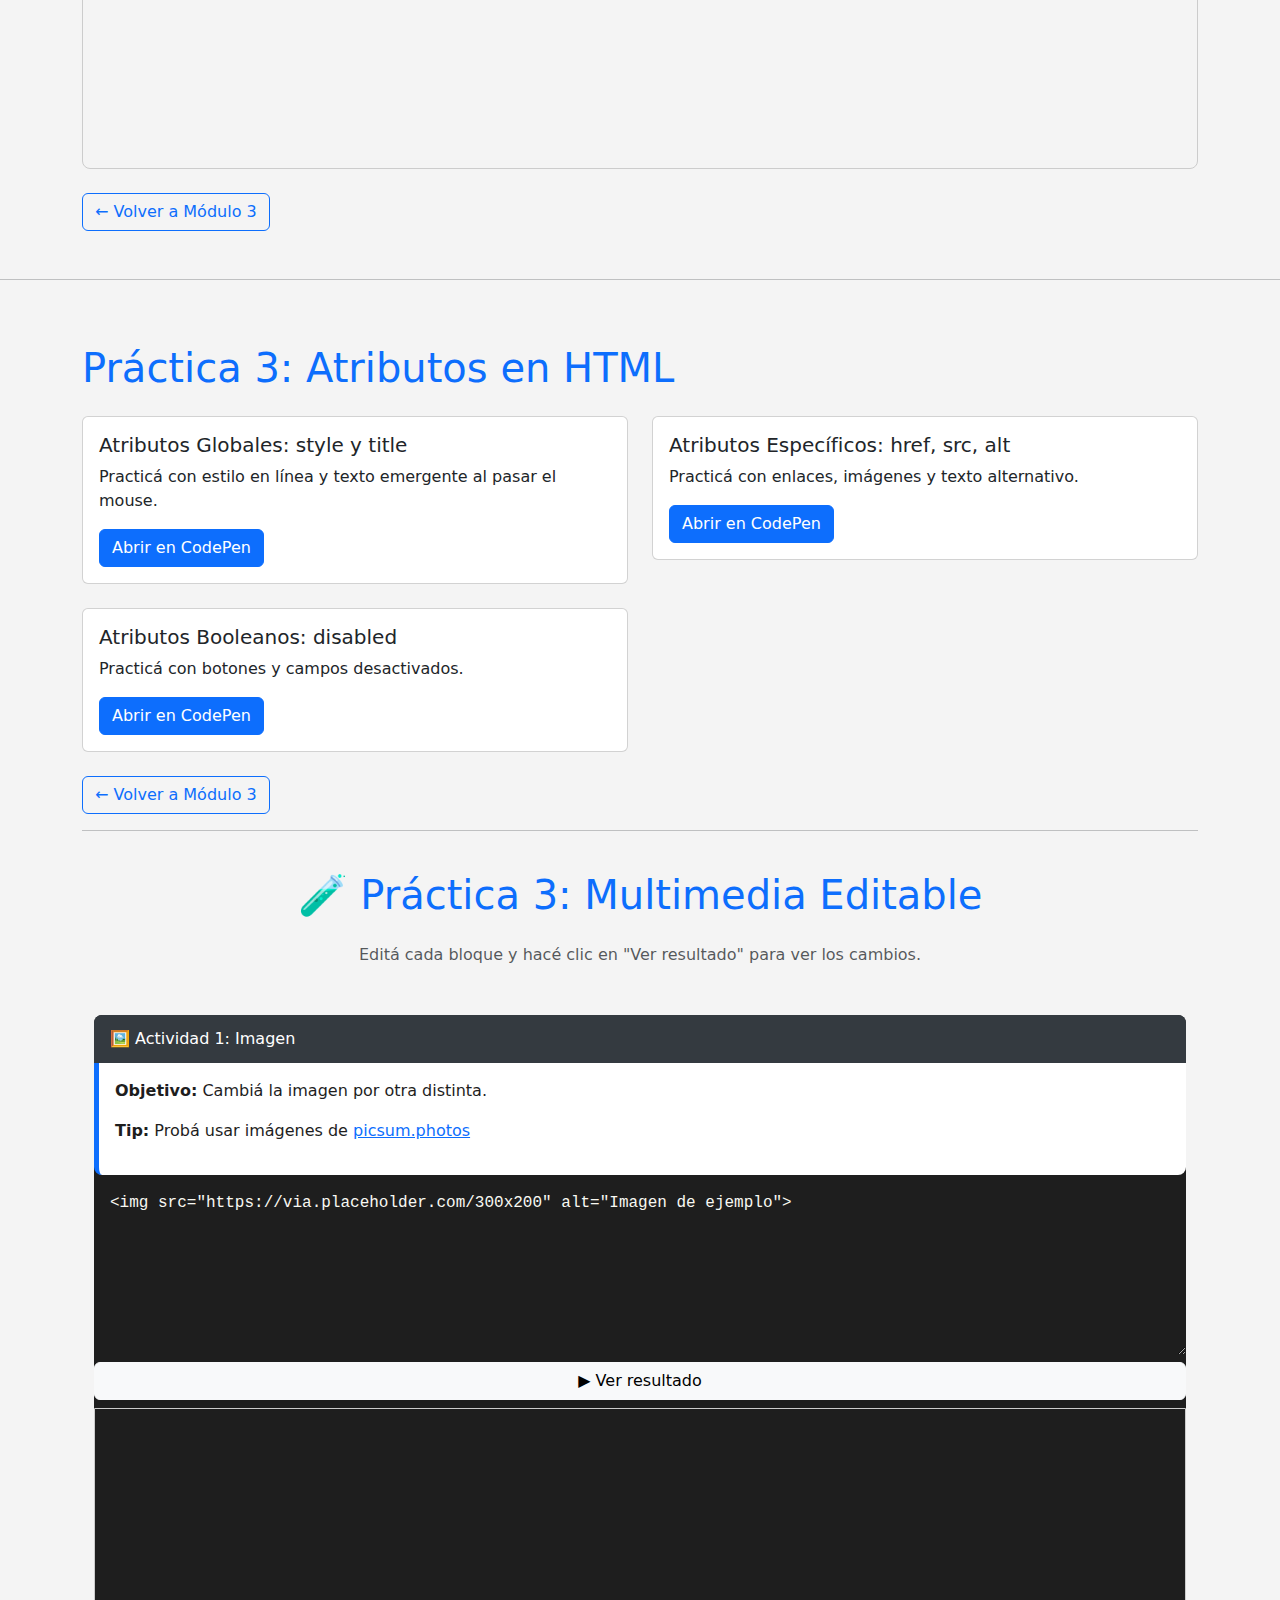
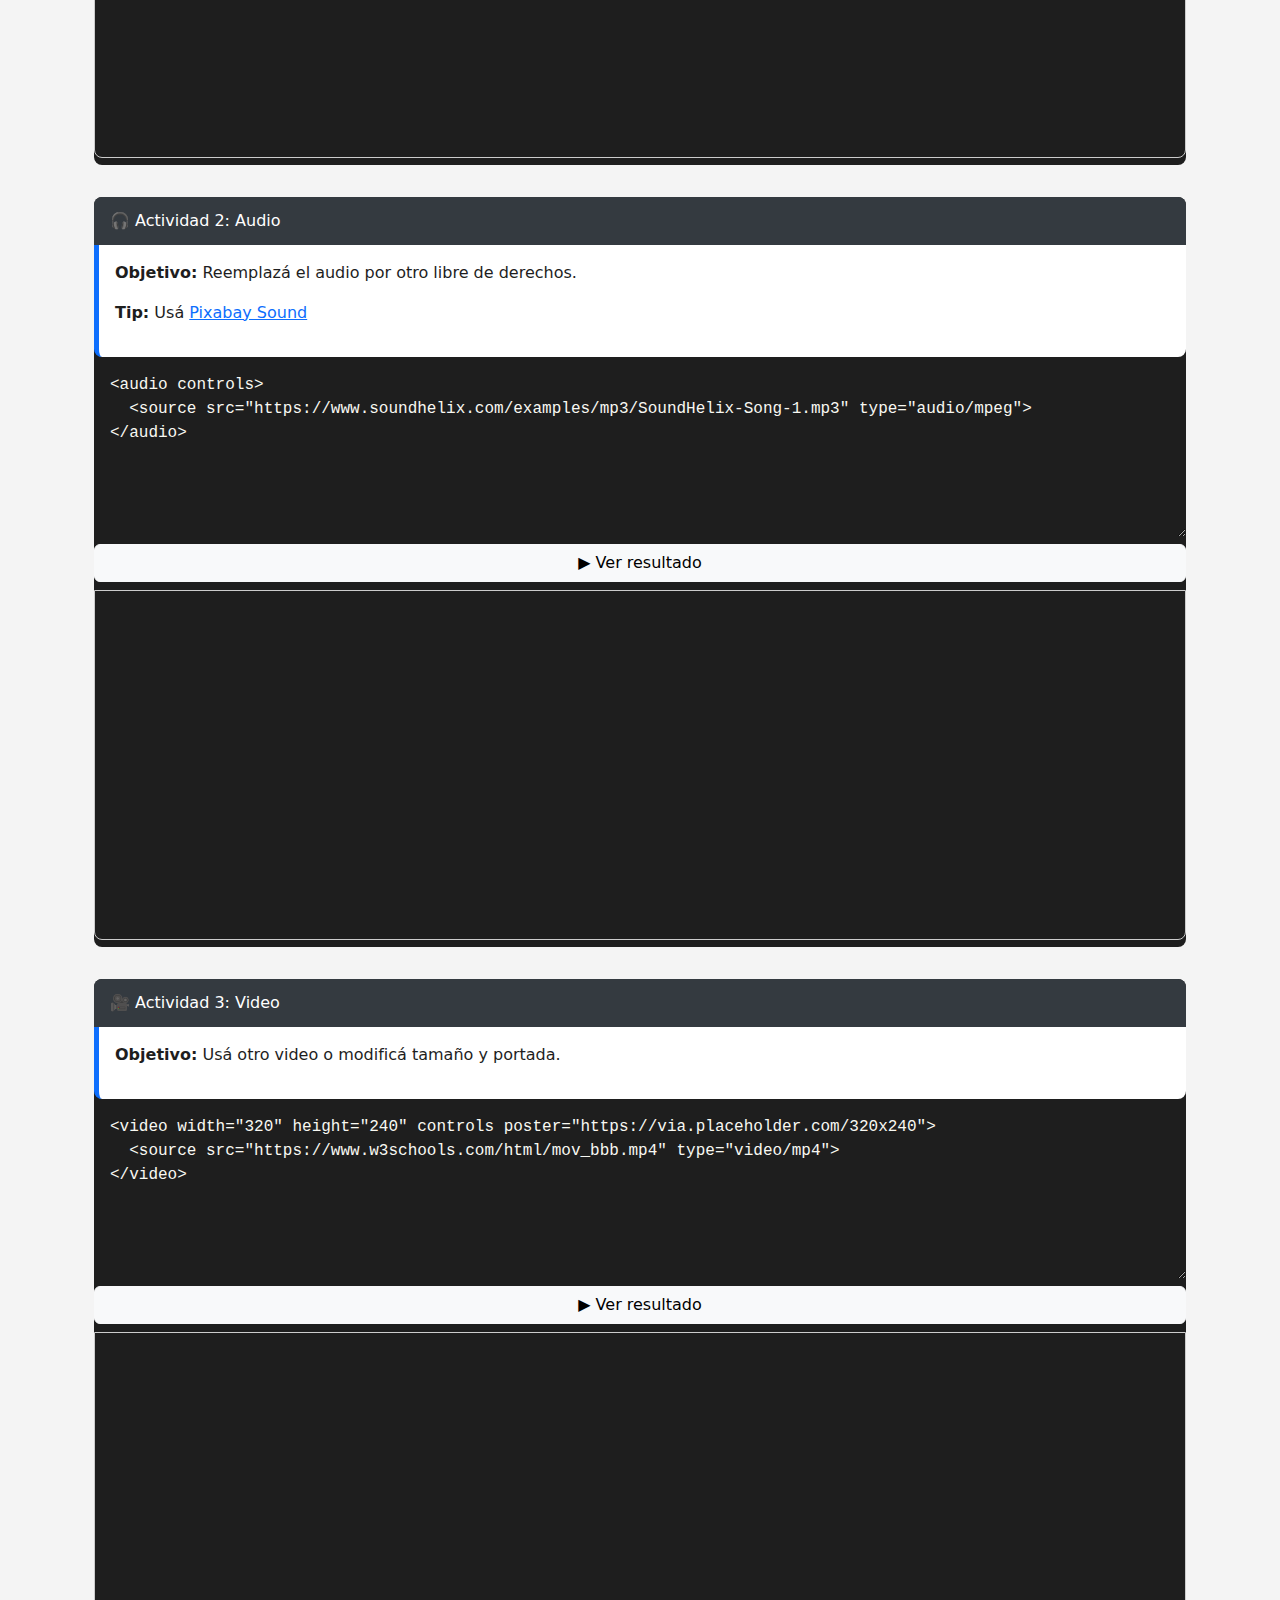
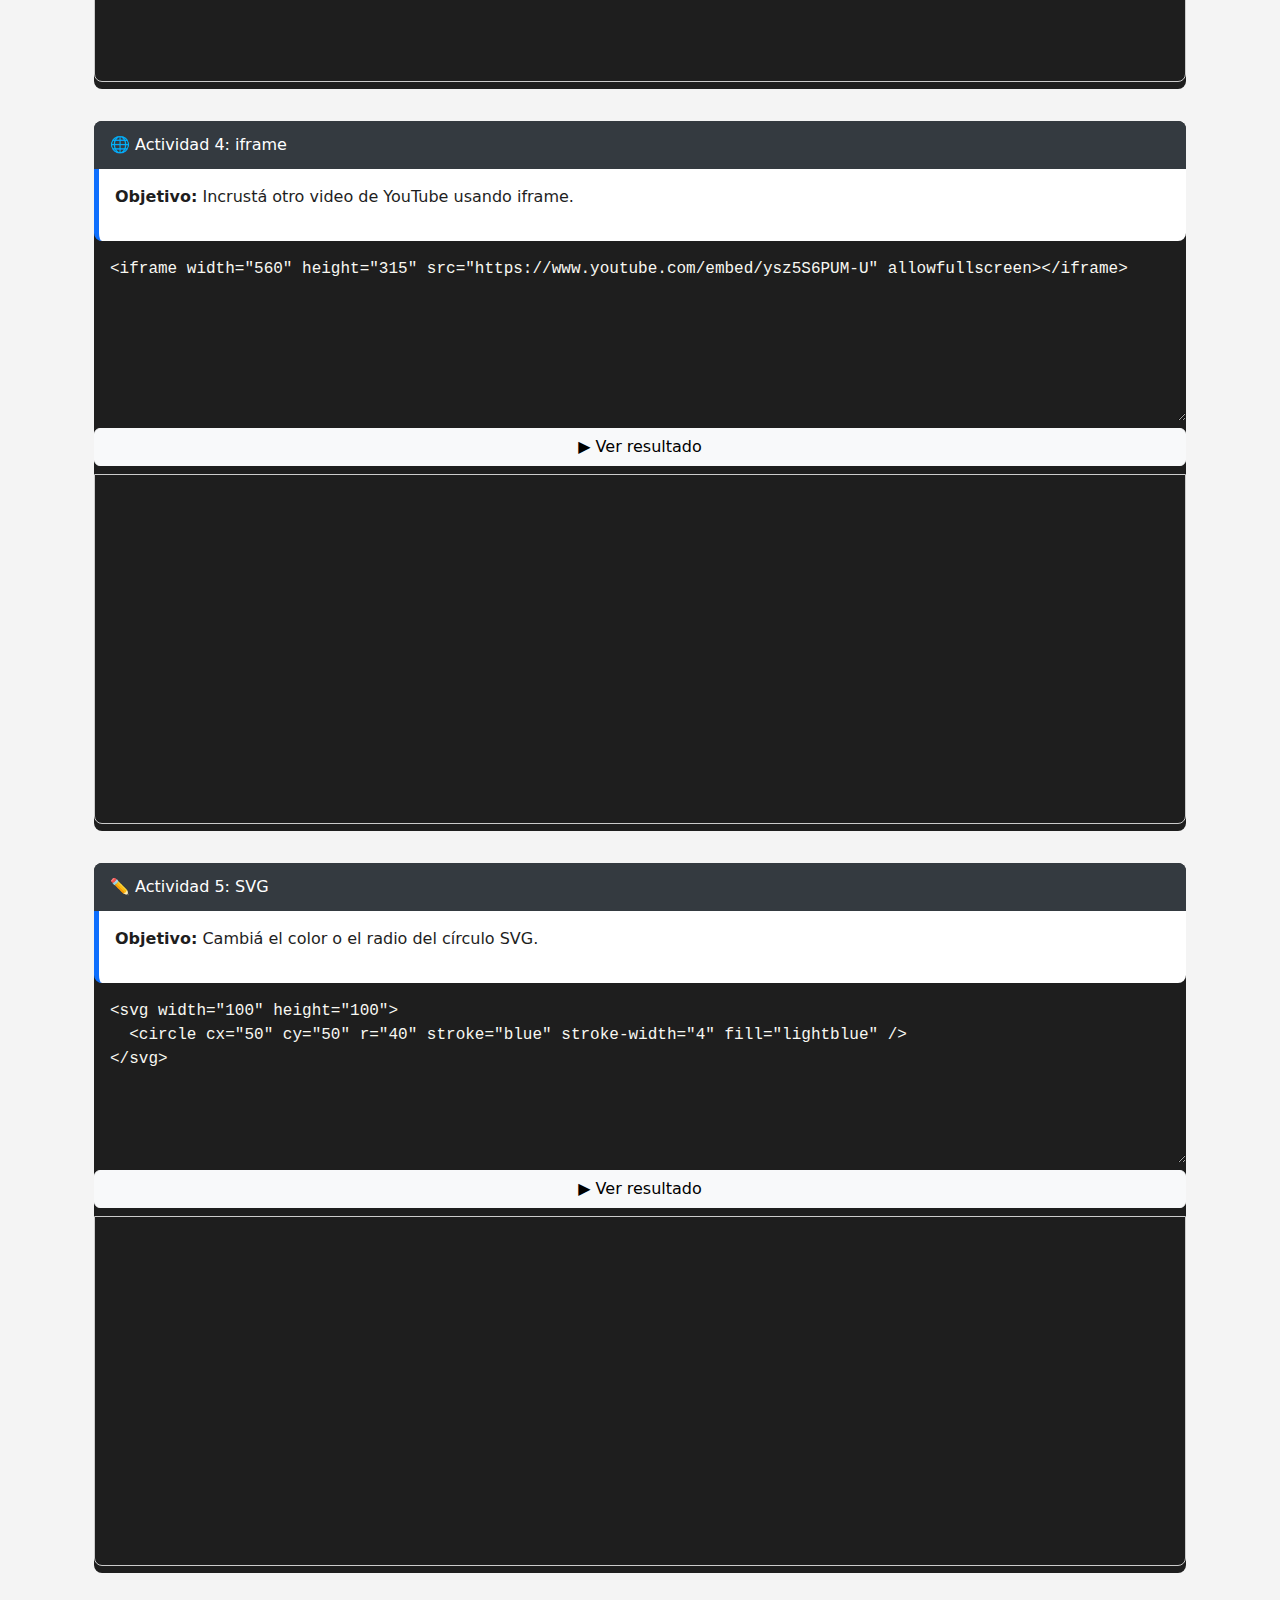
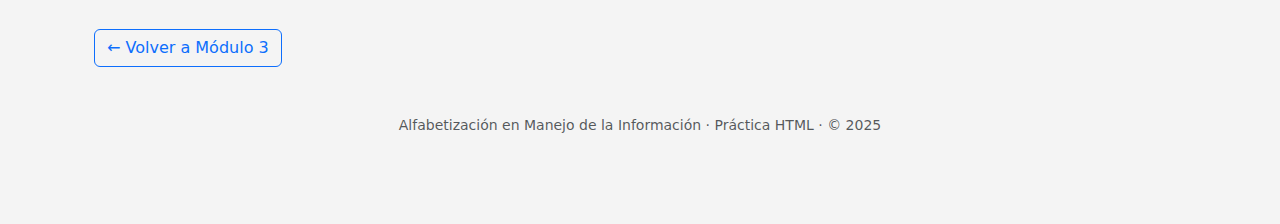
<file: practica3.html>
<!DOCTYPE html>
<html lang="es">
<head>
  <meta charset="UTF-8">
  <meta name="viewport" content="width=device-width, initial-scale=1.0">
  <title>Práctica HTML - Módulo 3</title>
  <link href="https://cdn.jsdelivr.net/npm/bootstrap@5.3.3/dist/css/bootstrap.min.css" rel="stylesheet">
  <link rel="stylesheet" href="tp3.css" />
</head>
<body>
<div class="container py-5">
  <h1 class="mb-4">Práctica 1: Encabezados, Párrafos, Enlaces e Imágenes</h1>

  <div class="editor-container mb-5">
    <h5>Consola de práctica interactiva</h5>
    <p>Escribí código HTML para probar etiquetas como <code>&lt;h1&gt;</code> a <code>&lt;h6&gt;</code>, <code>&lt;p&gt;</code>, <code>&lt;br&gt;</code>, <code>&lt;hr&gt;</code>, <code>&lt;strong&gt;</code>, <code>&lt;em&gt;</code>, <code>&lt;ul&gt;</code>, <code>&lt;ol&gt;</code>, <code>&lt;li&gt;</code>, <code>&lt;a&gt;</code> y <code>&lt;img&gt;</code>.</p>

    <textarea id="htmlInput" placeholder="Escribe tu código HTML aquí..."><h1>Encabezado Principal</h1>
<p>Este es un párrafo con <strong>negrita</strong> y <em>cursiva</em>.</p>
<hr>
<ul>
  <li>Lista no ordenada 1</li>
  <li>Lista no ordenada 2</li>
</ul>
<ol>
  <li>Lista ordenada 1</li>
  <li>Lista ordenada 2</li>
</ol>
<a href="https://example.com" target="_blank">Ir a ejemplo</a>
<br>
<img src="https://via.placeholder.com/150" alt="Imagen de ejemplo"></textarea>

    <button class="btn btn-primary mt-2" onclick="renderHTML()">Ver Resultado</button>
  </div>

  <h5>Resultado:</h5>
  <iframe id="preview"></iframe>
  <a href="mod3.html" class="btn btn-outline-primary mt-4">← Volver a Módulo 3</a>

</div>
<hr>

<div class="container my-5">
  <h1 class="mb-3 text-primary">Práctica 2: Etiquetas HTML Básicas</h1>
  <p>Podés editar el código directamente en el siguiente panel y ver los resultados en tiempo real. No necesitás estar registrado.</p>
  
  <div class="ratio ratio-16x9">
    <iframe height="500" style="width: 100%;" scrolling="no" 
      title="Práctica HTML - Daniel Villarruel" 
      src="https://codepen.io/Daniel-Villarruel/embed/WbvYzGq?default-tab=html%2Cresult" 
      frameborder="no" loading="lazy" allowtransparency="true" allowfullscreen="true">
    </iframe>
  </div>

  <a href="mod3.html" class="btn btn-outline-primary mt-4">← Volver a Módulo 3</a>
</div>
<hr>

<div class="container py-5">
  <h1 class="text-primary mb-4">Práctica 3: Atributos en HTML</h1>

  <div class="row g-4">
    <div class="col-md-6">
      <div class="card card-practica">
        <div class="card-body">
          <h5 class="card-title">Atributos Globales: style y title</h5>
          <p class="card-text">Practicá con estilo en línea y texto emergente al pasar el mouse.</p>
          <a href="https://codepen.io/Daniel-Villarruel/pen/LYdzwVj" target="_blank" class="btn btn-primary">Abrir en CodePen</a>
        </div>
      </div>
    </div>

    <div class="col-md-6">
      <div class="card card-practica">
        <div class="card-body">
          <h5 class="card-title">Atributos Específicos: href, src, alt</h5>
          <p class="card-text">Practicá con enlaces, imágenes y texto alternativo.</p>
          <a href="https://codepen.io/Daniel-Villarruel/pen/PoBOaoJ" target="_blank" class="btn btn-primary">Abrir en CodePen</a>
        </div>
      </div>
    </div>

    <div class="col-md-6">
      <div class="card card-practica">
        <div class="card-body">
          <h5 class="card-title">Atributos Booleanos: disabled</h5>
          <p class="card-text">Practicá con botones y campos desactivados.</p>
          <a href="https://codepen.io/Daniel-Villarruel/pen/MWbQXJY" target="_blank" class="btn btn-primary">Abrir en CodePen</a>
        </div>
      </div>
    </div>    
  </div>
  <a href="mod3.html" class="btn btn-outline-primary mt-4">← Volver a Módulo 3</a>
  <hr>

  <div class="container py-4">
  <h1 class="text-center mb-4">🧪 Práctica 3: Multimedia Editable</h1>
  <p class="text-center text-muted mb-5">Editá cada bloque y hacé clic en "Ver resultado" para ver los cambios.</p>

  <!-- ACTIVIDADES -->

  <div class="editor-container1">
    <div class="editor-header">🖼️ Actividad 1: Imagen</div>
    <div class="instruccion">
      <p><strong>Objetivo:</strong> Cambiá la imagen por otra distinta.</p>
      <p><strong>Tip:</strong> Probá usar imágenes de <a href="https://picsum.photos" target="_blank">picsum.photos</a></p>
    </div>
    <textarea id="editor1">
<img src="https://via.placeholder.com/300x200" alt="Imagen de ejemplo">
    </textarea>
    <button class="btn btn-light w-100" onclick="render('editor1', 'preview1')">▶ Ver resultado</button>
    <iframe id="preview1" class="mt-2"></iframe>
  </div>

  <div class="editor-container1">
    <div class="editor-header">🎧 Actividad 2: Audio</div>
    <div class="instruccion">
      <p><strong>Objetivo:</strong> Reemplazá el audio por otro libre de derechos.</p>
      <p><strong>Tip:</strong> Usá <a href="https://pixabay.com/sound-effects/" target="_blank">Pixabay Sound</a></p>
    </div>
    <textarea id="editor2">
<audio controls>
  <source src="https://www.soundhelix.com/examples/mp3/SoundHelix-Song-1.mp3" type="audio/mpeg">
</audio>
    </textarea>
    <button class="btn btn-light w-100" onclick="render('editor2', 'preview2')">▶ Ver resultado</button>
    <iframe id="preview2" class="mt-2"></iframe>
  </div>

  <div class="editor-container1">
    <div class="editor-header">🎥 Actividad 3: Video</div>
    <div class="instruccion">
      <p><strong>Objetivo:</strong> Usá otro video o modificá tamaño y portada.</p>
    </div>
    <textarea id="editor3">
<video width="320" height="240" controls poster="https://via.placeholder.com/320x240">
  <source src="https://www.w3schools.com/html/mov_bbb.mp4" type="video/mp4">
</video>
    </textarea>
    <button class="btn btn-light w-100" onclick="render('editor3', 'preview3')">▶ Ver resultado</button>
    <iframe id="preview3" class="mt-2"></iframe>
  </div>

  <div class="editor-container1">
    <div class="editor-header">🌐 Actividad 4: iframe</div>
    <div class="instruccion">
      <p><strong>Objetivo:</strong> Incrustá otro video de YouTube usando iframe.</p>
    </div>
    <textarea id="editor4">
<iframe width="560" height="315" src="https://www.youtube.com/embed/ysz5S6PUM-U" allowfullscreen></iframe>
    </textarea>
    <button class="btn btn-light w-100" onclick="render('editor4', 'preview4')">▶ Ver resultado</button>
    <iframe id="preview4" class="mt-2"></iframe>
  </div>

  <div class="editor-container1">
    <div class="editor-header">✏️ Actividad 5: SVG</div>
    <div class="instruccion">
      <p><strong>Objetivo:</strong> Cambiá el color o el radio del círculo SVG.</p>
    </div>
    <textarea id="editor5">
<svg width="100" height="100">
  <circle cx="50" cy="50" r="40" stroke="blue" stroke-width="4" fill="lightblue" />
</svg>
    </textarea>
    <button class="btn btn-light w-100" onclick="render('editor5', 'preview5')">▶ Ver resultado</button>
    <iframe id="preview5" class="mt-2"></iframe>
  </div>
<a href="mod3.html" class="btn btn-outline-primary mt-4">← Volver a Módulo 3</a>
<script>
function renderHTML() {
  const input = document.getElementById("htmlInput").value;
  const preview = document.getElementById("preview");
  preview.srcdoc = input;
}

  function render(editorId, previewId) {
    const code = document.getElementById(editorId).value;
    document.getElementById(previewId).srcdoc = code;
  }
</script>
<script src="https://cdn.jsdelivr.net/npm/bootstrap@5.3.3/dist/js/bootstrap.bundle.min.js"></script>
</body>

  <footer class="text-center text-muted small mt-5 pb-3">
    Alfabetización en Manejo de la Información · Práctica HTML · © 2025
  </footer>
</div>

<script src="https://cdn.jsdelivr.net/npm/bootstrap@5.3.3/dist/js/bootstrap.bundle.min.js"></script>
</body>
</html>
</file>
<file: style.css>
* {
  box-sizing: border-box;
  margin: 0;
  padding: 0;
}

body {
  font-family: 'Segoe UI', sans-serif;
  background-color: #f4f4f4;
  transition: background-color 0.3s ease;
}

header {
  background-color: #333;
  color: white;
  padding: 20px;
}

nav {
  display: flex;
  justify-content: space-between;
  align-items: center;
  flex-wrap: wrap;
}

nav a {
  color: white;
  text-decoration: none;
  margin: 0 15px;
  padding: 10px;
}

.search-box input {
  padding: 8px;
  border-radius: 4px;
  border: none;
  transition: box-shadow 0.2s ease-in-out;
}

.search-box input:focus {
  outline: none;
  box-shadow: 0 0 8px #00aaff;
}

main {
  display: flex;
  flex-direction: column;
  gap: 20px;
  padding: 20px;
}

.modulo {
  background-color: white;
  padding: 15px;
  border-radius: 5px;
  box-shadow: 0 4px 8px rgba(0,0,0,0.1);
  transition: transform 0.3s ease, background-color 0.4s;
}

.modulo:hover {
  transform: scale(1.03);
  background-color: #e7f3ff;
}

.btn-contador {
  margin-top: 10px;
  padding: 6px 10px;
  border: none;
  border-radius: 4px;
  background-color: #007acc;
  color: white;
  cursor: pointer;
  transition: background-color 0.3s;
}

.btn-contador:hover {
  background-color: #005f99;
}

.contador {
  margin-left: 10px;
  font-size: 14px;
  color: #333;
}

footer {
  background-color: #222;
  color: white;
  text-align: center;
  padding: 15px;
  margin-top: 30px;
}
</file>
<file: modulo4.css>
:root {
      --bg: #0f0f0f;
      --text: #f9f9f9;
      --accent: #00d0ff;
    }

    html {
      scroll-behavior: smooth;
    }

    body {
      margin: 0;
      padding: 0;
      background-color: var(--bg);
      color: var(--text);
      font-family: 'Outfit', sans-serif;
      line-height: 1.6;
    }

    header {
      background-color: #3f3333;
      padding: 40px 20px 30px;
      text-align: center;
    }

    header h1 {
      font-size: 2.5rem;
      margin-bottom: 10px;
    }

    nav {
      background-color: #9b6c6c;
      padding: 10px 20px;
      text-align: center;
      position: sticky;
      top: 0;
      z-index: 100;
    }

    .nav-list {
      list-style: none;
      margin: 0;
      padding: 0;
      display: flex;
      flex-wrap: wrap;
      justify-content: center;
      gap: 12px;
    }

    .nav-list li a {
      color: var(--accent);
      text-decoration: none;
      font-weight: bold;
      padding: 6px 12px;
      border-radius: 4px;
      transition: background-color 0.2s ease;
    }

    .nav-list li a:hover {
      background-color: #5e5959;
    }

    section {
      padding: 40px 20px;
      max-width: 960px;
      margin: auto;
    }

    .modulo {
      background-color: #554343;
      margin-bottom: 30px;
      border-left: 4px solid var(--accent);
      padding: 20px;
      border-radius: 6px;
      transition: transform 0.2s ease;
    }

    .modulo:hover {
      transform: scale(1.01);
    }

    .modulo h2 {
      margin-top: 0;
      color: var(--accent);
    }

    footer {
      background-color: #111;
      text-align: center;
      padding: 20px;
      font-size: 0.9rem;
      color: #777;
    }

    @media (max-width: 600px) {
      header h1 {
        font-size: 2rem;
      }

      .nav-list {
        flex-direction: column;
        align-items: center;
      }
    }
</file>
<file: modulo5.css>
* { margin: 0; padding: 0; box-sizing: border-box; }
    body {
      font-family: sans-serif;
      background: #f0f2f5;
      color: #333;
      padding: 1em;
      scroll-behavior: smooth;
    }
    header, footer {
      text-align: center;
      padding: 1em 0;
    }
    main {
      display: flex;
      flex-direction: column;
      gap: 1.5em;
    }
    .card {
      background: white;
      padding: 1.2em;
      border-radius: 10px;
      box-shadow: 0 4px 8px rgba(0,0,0,0.06);
      transition: transform 0.3s ease;
    }
    .card:hover {
      transform: scale(1.02);
    }
    pre {
      background: #f5f5f5;
      padding: 0.6em;
      border-radius: 5px;
      overflow-x: auto;
    }
    button, input[type="number"] {
      margin-top: 0.8em;
      padding: 0.5em 1em;
      background: #008cff;
      color: white;
      border: none;
      border-radius: 5px;
      cursor: pointer;
      transition: background 0.3s ease;
    }
    button:hover {
      background: #006edc;
    }
    #resultado, #feedback-juego {
      margin-top: 0.5em;
      font-weight: bold;
    }
    a.volver {
      display: inline-block;
      margin-top: 2em;
      text-align: center;
      text-decoration: none;
      background: #444;
      color: white;
      padding: 0.6em 1.2em;
      border-radius: 6px;
    }
    a.volver:hover {
      background: #222;
    }
    @media (min-width: 768px) {
      main {
        flex-direction: row;
        flex-wrap: wrap;
        justify-content: center;
      }
      .card {
        width: 45%;
      }
    }
</file>
<file: modulo6.css>
body {
  font-family: 'Segoe UI', sans-serif;
  margin: 0;
  padding: 0;
  background: #f5f7fa;
  color: #333;
}

header {
  background: #007acc;
  color: white;
  text-align: center;
  padding: 25px 15px;
}

main {
  padding: 20px;
  max-width: 960px;
  margin: auto;
}

h2 {
  margin-top: 40px;
  color: #007acc;
}

pre {
  background: #eee;
  padding: 10px;
  overflow-x: auto;
  border-radius: 6px;
}

.flex-ejemplo {
  display: flex;
  justify-content: space-around;
  margin: 10px 0;
}

.flex-ejemplo div {
  background: #4fc3f7;
  color: white;
  padding: 20px;
  border-radius: 6px;
}

.grid-ejemplo {
  display: grid;
  grid-template-columns: repeat(auto-fit, minmax(100px, 1fr));
  gap: 10px;
  margin: 10px 0;
}

.grid-ejemplo div {
  background: #ff8a65;
  color: white;
  padding: 20px;
  text-align: center;
  border-radius: 6px;
}

footer {
  background: #222;
  color: white;
  text-align: center;
  padding: 15px;
  margin-top: 40px;
}

.video-container {
  position: relative;
  padding-bottom: 56.25%;
  height: 0;
  overflow: hidden;
  margin: 20px 0;
}

.video-container iframe {
  position: absolute;
  top: 0;
  left: 0;
  width: 100%;
  height: 100%;
  border: none;
}

a.volver {
      display: inline-block;
      margin-top: 2em;
      text-align: center;
      text-decoration: none;
      background: #444;
      color: white;
      padding: 0.6em 1.2em;
      border-radius: 6px;
}

a.volver:hover {
      background: #222;
}
</file>
<file: tp3.css>
body { background-color: #f4f4f4; }
    .editor-container { margin-bottom: 2rem; }
    iframe { width: 100%; height: 350px; border: 1px solid #ddd; border-radius: 6px; }    
    h1 { color: #0d6efd; }
    
    .editor-container1 {
      background-color: #1e1e1e;
      color: #f8f8f2;
      border-radius: 8px;
      margin-bottom: 2rem;
    }
    .editor-header {
      background-color: #343a40;
      color: white;
      padding: 0.75rem 1rem;
      border-top-left-radius: 8px;
      border-top-right-radius: 8px;
    }
    textarea {
      width: 100%;
      background-color: #1e1e1e;
      color: #f8f8f2;
      border: none;
      padding: 1rem;
      font-family: monospace;
      resize: vertical;
      height: 180px;
      border-radius: 0;
    }
    iframe {
      width: 100%;
      border: 1px solid #ccc;
      border-radius: 0 0 8px 8px;
      min-height: 250px;
    }
    .instruccion {
      background-color: #ffffff;
      color: #1e1e1e;
      border-left: 5px solid #0d6efd;
      padding: 1rem;
      border-radius: 0 0 8px 8px;
    }
    @media (max-width: 768px) {
      iframe {
        min-height: 220px;
      }
      textarea {
        height: 160px;
      }
    }
</file>
